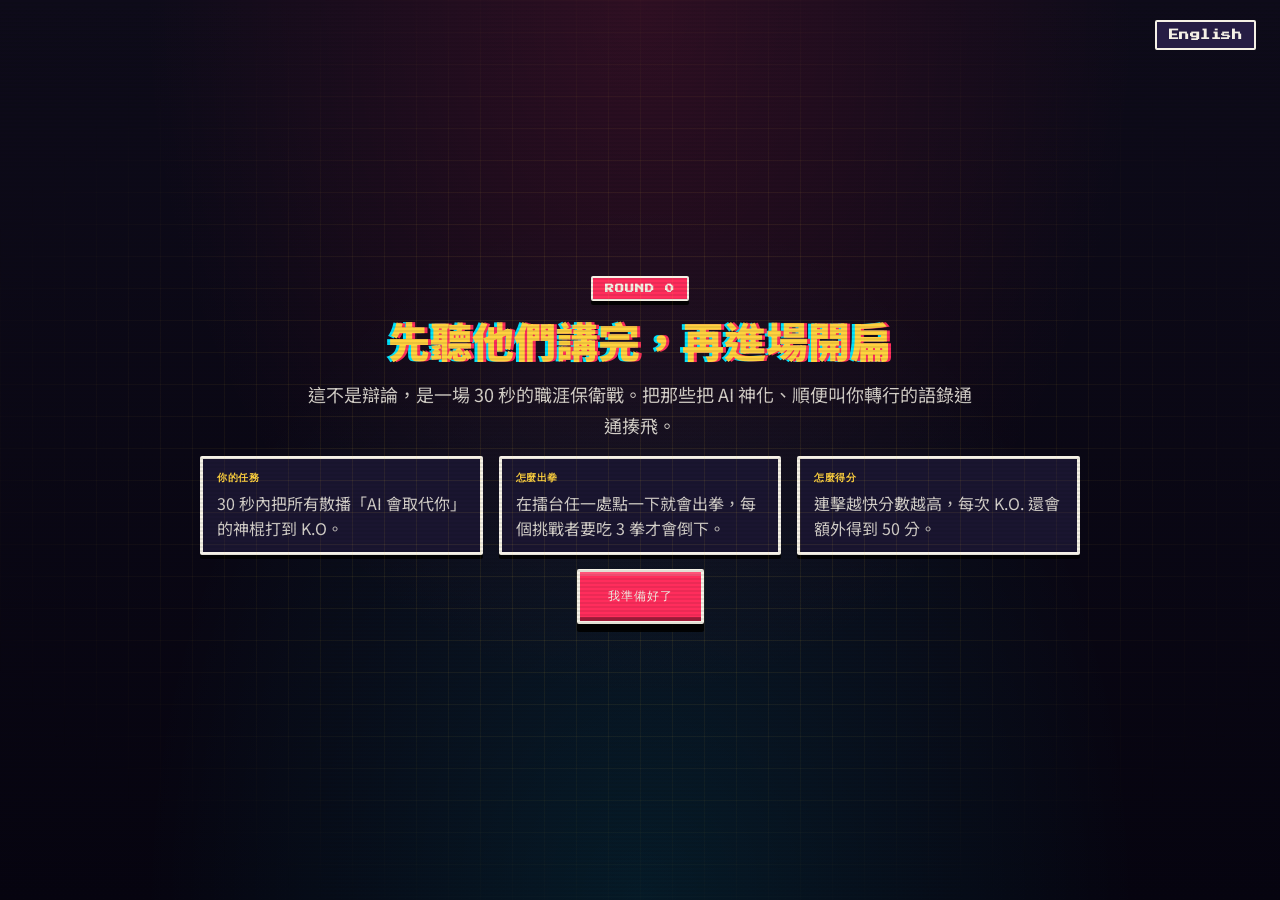
<file: index.html>
<!DOCTYPE html>
<html lang="zh-TW">
<head>
<meta charset="UTF-8">
<meta name="viewport" content="width=device-width, initial-scale=1.0">
<title>扁 AI 語錄</title>
<link rel="canonical" href="./%E6%89%81AI%E8%AA%9E%E9%8C%84%E9%81%8A%E6%88%B2.html?v=20260422c">
<script>
const target = new URL('./%E6%89%81AI%E8%AA%9E%E9%8C%84%E9%81%8A%E6%88%B2.html?v=20260422c', window.location.href);
if (window.location.hash) target.hash = window.location.hash;
window.location.replace(target.href);
</script>
<style>
html,body{margin:0;height:100%;background:#FFF5D6}
</style>
</head>
<body>
<noscript>
  <meta http-equiv="refresh" content="0; url=./%E6%89%81AI%E8%AA%9E%E9%8C%84%E9%81%8A%E6%88%B2.html?v=20260422c">
  <p><a href="./%E6%89%81AI%E8%AA%9E%E9%8C%84%E9%81%8A%E6%88%B2.html?v=20260422c">進入遊戲</a></p>
</noscript>
</body>
</html>
</file>
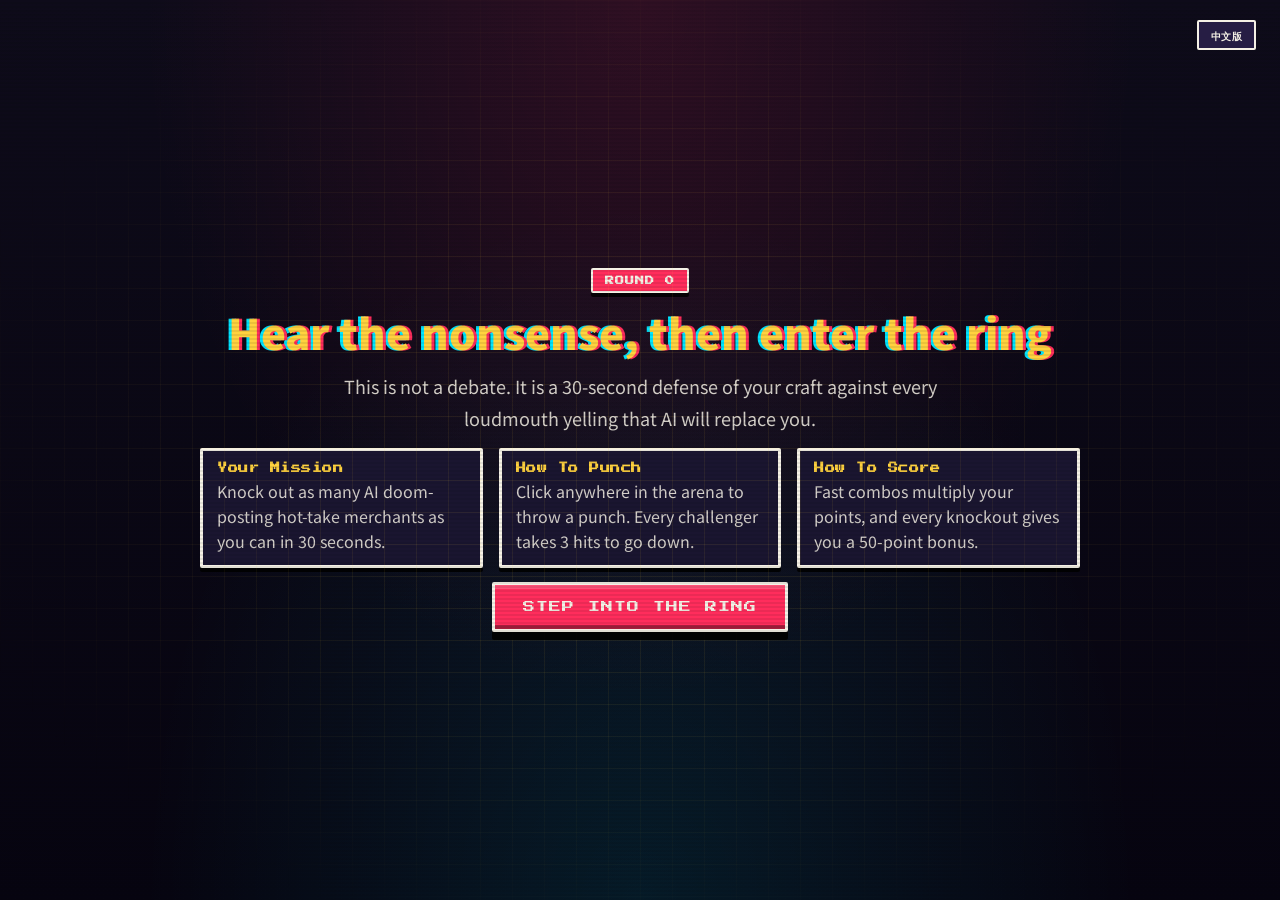
<file: english.html>
<!DOCTYPE html>
<html lang="en">
<head>
<meta charset="UTF-8">
<meta name="viewport" content="width=device-width, initial-scale=1.0">
<title>Punch AI Quotes</title>
<link rel="canonical" href="./%E6%89%81AI%E8%AA%9E%E9%8C%84%E9%81%8A%E6%88%B2.html?lang=en&amp;v=20260422c">
<script>
const target = new URL('./%E6%89%81AI%E8%AA%9E%E9%8C%84%E9%81%8A%E6%88%B2.html?lang=en&v=20260422c', window.location.href);
if (window.location.hash) target.hash = window.location.hash;
window.location.replace(target.href);
</script>
<style>
html,body{margin:0;height:100%;background:#FFF5D6}
</style>
</head>
<body>
<noscript>
  <meta http-equiv="refresh" content="0; url=./%E6%89%81AI%E8%AA%9E%E9%8C%84%E9%81%8A%E6%88%B2.html?lang=en&amp;v=20260422c">
  <p><a href="./%E6%89%81AI%E8%AA%9E%E9%8C%84%E9%81%8A%E6%88%B2.html?lang=en&amp;v=20260422c">Open The Game</a></p>
</noscript>
</body>
</html>
</file>
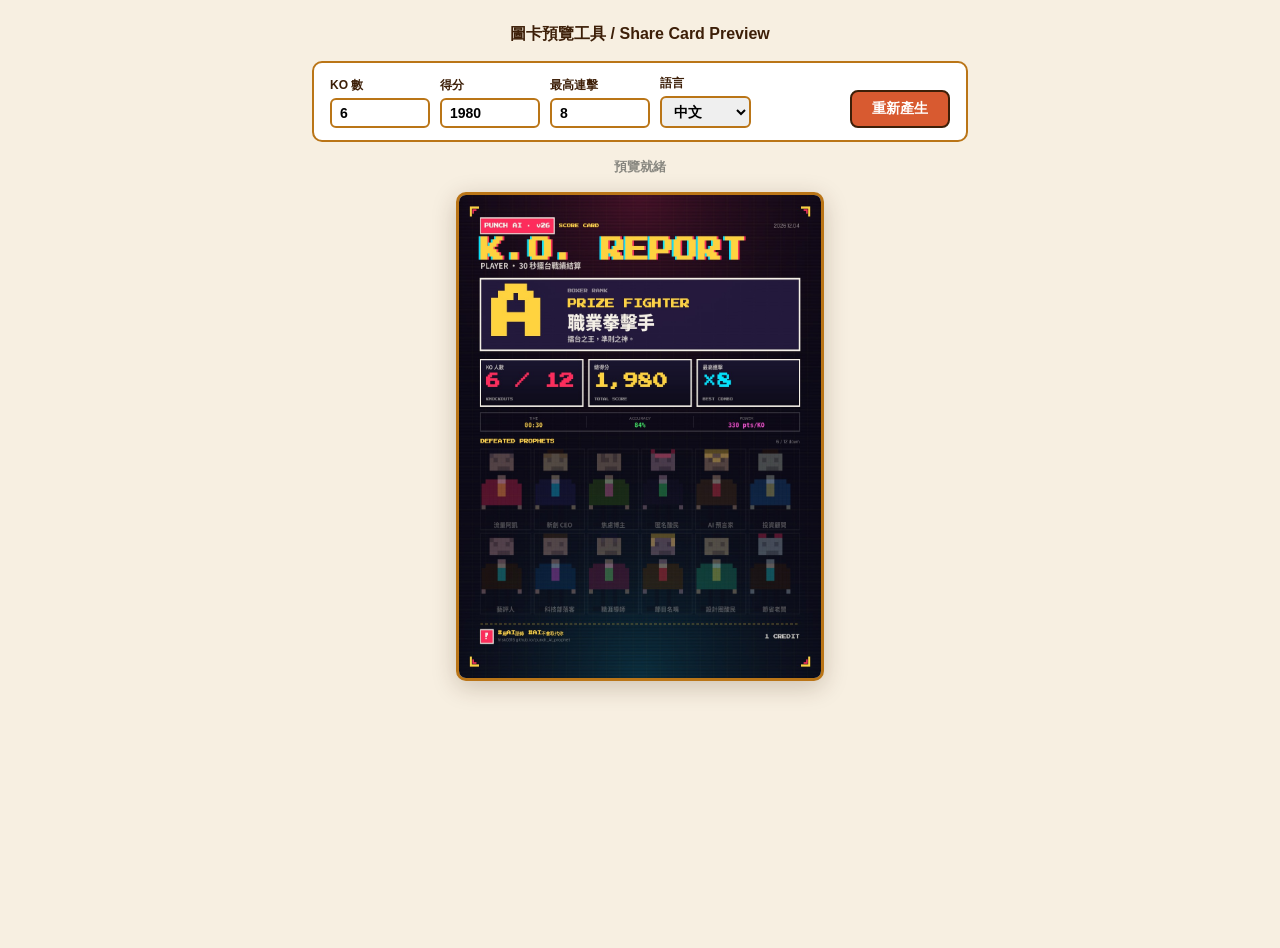
<file: preview-share-card.html>
<!doctype html>
<html lang="zh-Hant">
<head>
  <meta charset="utf-8">
  <meta name="viewport" content="width=device-width, initial-scale=1">
  <title>Share Card Preview</title>
  <style>
    html, body {
      margin: 0;
      background: #f7efe1;
      font-family: -apple-system, BlinkMacSystemFont, 'Noto Sans TC', sans-serif;
    }

    body {
      display: flex;
      flex-direction: column;
      align-items: center;
      gap: 16px;
      padding: 24px 16px;
      min-height: 100vh;
    }

    h1 {
      font-size: 16px;
      font-weight: 800;
      color: #3D1F08;
      margin: 0;
    }

    .controls {
      display: flex;
      flex-wrap: wrap;
      gap: 10px;
      align-items: flex-end;
      background: #fff;
      border: 2px solid #BA7517;
      border-radius: 10px;
      padding: 12px 16px;
      width: 100%;
      max-width: 620px;
    }

    .controls label {
      font-size: 12px;
      font-weight: 700;
      color: #3D1F08;
      display: flex;
      flex-direction: column;
      gap: 4px;
    }

    .controls input[type="number"] {
      width: 80px;
      padding: 5px 8px;
      border: 2px solid #BA7517;
      border-radius: 6px;
      font-size: 14px;
      font-weight: 700;
    }

    .controls select {
      padding: 5px 8px;
      border: 2px solid #BA7517;
      border-radius: 6px;
      font-size: 14px;
      font-weight: 700;
    }

    button#refresh {
      padding: 8px 20px;
      background: #D85A30;
      color: #fff;
      border: 2px solid #3D1F08;
      border-radius: 8px;
      font-size: 14px;
      font-weight: 800;
      cursor: pointer;
      margin-left: auto;
    }

    button#refresh:hover { background: #993C1D; }
    button#refresh:disabled { opacity: .5; cursor: wait; }

    #status {
      font-size: 13px;
      color: #888780;
      font-weight: 600;
    }

    img#preview {
      display: block;
      width: 362px;
      height: 483px;
      border-radius: 10px;
      box-shadow: 0 6px 24px rgba(61,31,8,.22);
      border: 3px solid #BA7517;
      background: #e8ddd0;
    }

    iframe {
      position: fixed;
      width: 0;
      height: 0;
      border: 0;
      opacity: 0;
      pointer-events: none;
    }
  </style>
</head>
<body>
  <h1>圖卡預覽工具 / Share Card Preview</h1>

  <div class="controls">
    <label>KO 數<input type="number" id="inp-ko" value="6" min="0" max="30"></label>
    <label>得分<input type="number" id="inp-sc" value="1980" min="0" max="99999"></label>
    <label>最高連擊<input type="number" id="inp-cb" value="8" min="1" max="99"></label>
    <label>語言
      <select id="inp-lang">
        <option value="zh">中文</option>
        <option value="en">English</option>
      </select>
    </label>
    <button id="refresh">重新產生</button>
  </div>

  <div id="status">載入中…</div>
  <img id="preview" alt="share card preview">
  <iframe id="app-frame"></iframe>

  <script>
    const GAME_PATH = './扁AI語錄遊戲.html';
    let currentLang = 'zh';

    function frameUrl(lang) {
      return `${GAME_PATH}?lang=${lang}`;
    }

    function loadFrame(lang) {
      return new Promise((resolve, reject) => {
        const frame = document.getElementById('app-frame');
        frame.onload = () => resolve(frame.contentWindow);
        frame.onerror = () => reject(new Error('無法載入遊戲 iframe。'));
        frame.src = frameUrl(lang);
      });
    }

    async function render() {
      const ko  = parseInt(document.getElementById('inp-ko').value)  || 0;
      const sc  = parseInt(document.getElementById('inp-sc').value)  || 0;
      const cb  = parseInt(document.getElementById('inp-cb').value)  || 1;
      const lang = document.getElementById('inp-lang').value;
      const status  = document.getElementById('status');
      const img     = document.getElementById('preview');
      const btn     = document.getElementById('refresh');

      btn.disabled = true;
      status.textContent = lang !== currentLang ? '重新載入語言版本…' : '產生中…';

      try {
        let app;
        if (lang !== currentLang) {
          currentLang = lang;
          app = await loadFrame(lang);
          // Wait for fonts in the iframe
          try { await app.document.fonts.ready; } catch(e) {}
        } else {
          app = document.getElementById('app-frame').contentWindow;
        }

        app.eval(`
          koC = ${ko};
          sc = ${sc};
          maxCb = ${cb};
          shareCardData = getShareCardData();
        `);

        status.textContent = '產生圖卡中…';
        const blob = await app.buildShareImageBlob();

        if (img._previewUrl) URL.revokeObjectURL(img._previewUrl);
        const url = URL.createObjectURL(blob);
        img._previewUrl = url;
        img.onload = () => {
          status.textContent = '預覽就緒';
          document.title = 'ready';
        };
        img.src = url;
      } catch (err) {
        status.textContent = '錯誤：' + err.message;
        document.title = 'error';
        console.error(err);
      } finally {
        btn.disabled = false;
      }
    }

    async function boot() {
      document.getElementById('refresh').addEventListener('click', render);
      document.getElementById('inp-lang').addEventListener('change', render);

      const app = await loadFrame('zh');
      try { await app.document.fonts.ready; } catch(e) {}
      await render();
    }

    boot().catch(err => {
      document.getElementById('status').textContent = '錯誤：' + err.message;
      document.title = 'error';
      console.error(err);
    });
  </script>
</body>
</html>
</file>
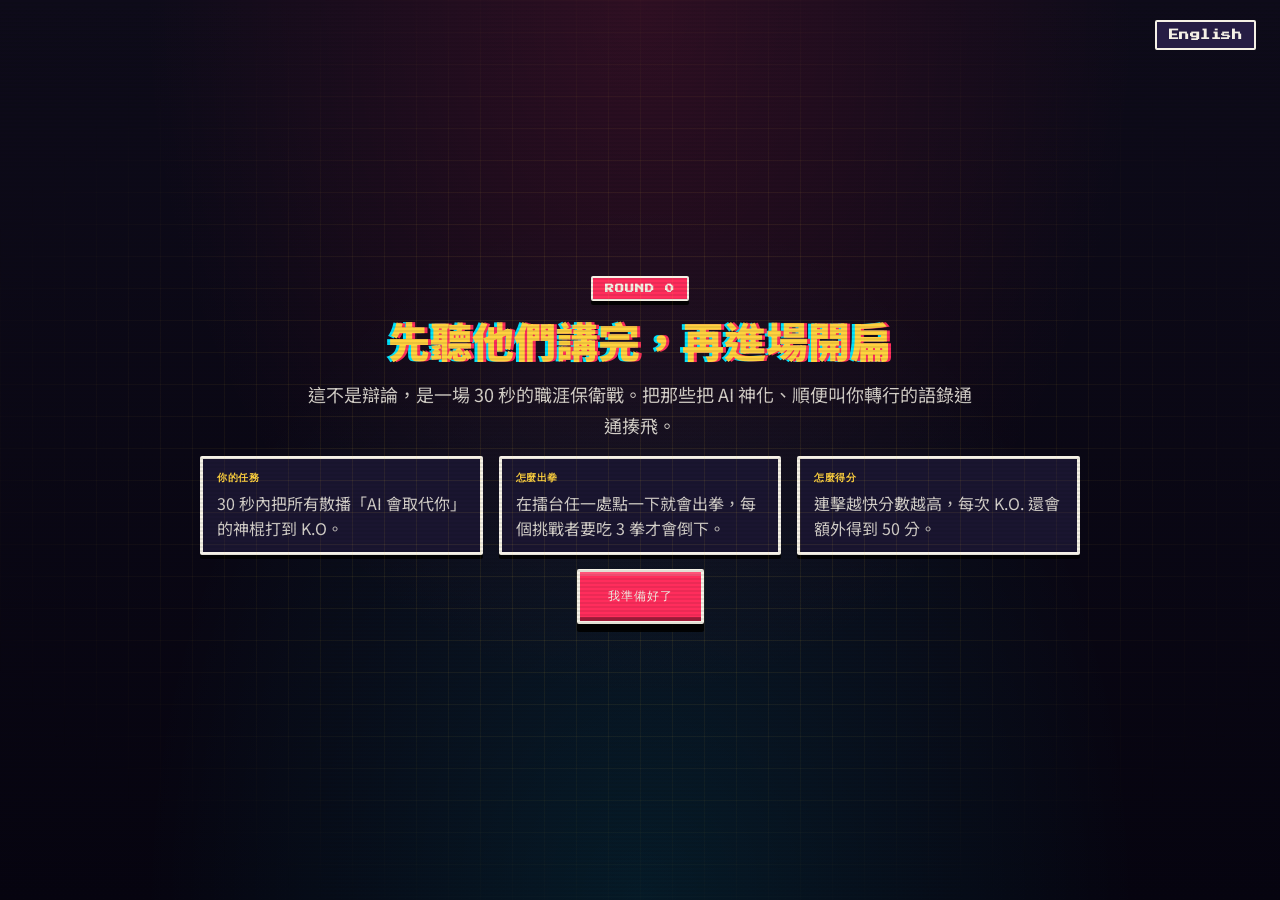
<file: 扁AI語錄遊戲.html>
<!DOCTYPE html>
<html lang="zh-TW">
<head>
<meta charset="UTF-8">
<meta name="viewport" content="width=device-width, initial-scale=1.0">
<title>扁 AI 語錄 — 30秒限時拳擊挑戰</title>
<meta name="description" content="30 秒限時拳擊小遊戲，打爆滿口 AI 會取代你的語錄神棍。">
<link rel="preconnect" href="https://fonts.googleapis.com">
<link rel="preconnect" href="https://fonts.gstatic.com" crossorigin>
<link href="https://fonts.googleapis.com/css2?family=Press+Start+2P&family=Bai+Jamjuree:wght@400;700;800&family=Noto+Sans+TC:wght@400;700;900&display=swap" rel="stylesheet">
<style>
:root {
  --ink: #0E0B1A;
  --ink-2: #1A1530;
  --ink-3: #261D44;
  --paper: #F5F1E6;
  --red: #FF2D5C;
  --red-deep: #C81D44;
  --yellow: #FFD23F;
  --cyan: #00E5FF;
  --green: #39FF6A;
  --magenta: #FF4FD8;
  --grid: rgba(255,210,63,.08);
  --pixel: 4px;
  --shadow: 0 8px 0 rgba(0,0,0,.9);
  --shadow-sm: 0 4px 0 rgba(0,0,0,.9);
  --font-pixel: "Press Start 2P","Silkscreen",monospace;
  --font-mono: "Bai Jamjuree","JetBrains Mono",monospace;
  --font-display: "Bai Jamjuree","Noto Sans TC",system-ui,sans-serif;
  --font-zh: "Noto Sans TC","PingFang TC",system-ui,sans-serif;
}
*{box-sizing:border-box;margin:0;padding:0}
html,body{width:100%;height:100%;font-family:var(--font-display);color:var(--paper);background:var(--ink);-webkit-font-smoothing:antialiased}

/* Arcade backdrop */
.arcade-bg {
  background:
    radial-gradient(ellipse at 50% 0%, rgba(255,45,92,.14), transparent 55%),
    radial-gradient(ellipse at 50% 100%, rgba(0,229,255,.10), transparent 55%),
    linear-gradient(180deg, var(--ink) 0%, #060410 100%);
  position:relative;overflow:hidden;
}
.arcade-bg::before {
  content:"";position:absolute;inset:0;
  background-image:linear-gradient(var(--grid) 1px,transparent 1px),linear-gradient(90deg,var(--grid) 1px,transparent 1px);
  background-size:32px 32px;pointer-events:none;
  mask-image:radial-gradient(ellipse at center, black 30%, transparent 80%);
}
.arcade-bg::after {
  content:"";position:absolute;inset:0;
  background:repeating-linear-gradient(0deg,rgba(0,0,0,.08) 0 2px,transparent 2px 4px);
  pointer-events:none;mix-blend-mode:multiply;
}

/* Pixel borders */
.pix-box{border:var(--pixel) solid var(--paper);box-shadow:inset 0 0 0 2px var(--ink),var(--shadow);background:var(--ink-2);border-radius:2px}
.pix-box-inset{border:3px solid var(--ink);background:var(--ink-3);box-shadow:inset 0 4px 0 rgba(0,0,0,.5);border-radius:2px}
.pix-chip{display:inline-flex;align-items:center;gap:6px;padding:4px 10px;border:2px solid var(--ink);background:var(--yellow);color:var(--ink);font-family:var(--font-pixel);font-size:9px;letter-spacing:.5px;border-radius:2px;box-shadow:var(--shadow-sm)}

/* Type */
.t-pixel{font-family:var(--font-pixel);letter-spacing:1px;line-height:1.4}
.t-mono{font-family:var(--font-mono);font-variant-numeric:tabular-nums}
.t-display{font-family:var(--font-display);font-weight:800}
.t-zh{font-family:var(--font-zh)}
.headline{font-family:var(--font-pixel);color:var(--yellow);text-shadow:3px 0 0 var(--red),-3px 0 0 var(--cyan),0 0 18px rgba(255,210,63,.5);line-height:1.15;letter-spacing:2px}

/* Buttons */
.btn-pixel{font-family:var(--font-pixel);font-size:11px;letter-spacing:1px;padding:14px 20px;background:var(--red);color:var(--paper);border:3px solid var(--paper);box-shadow:inset 0 -4px 0 rgba(0,0,0,.35),inset 0 4px 0 rgba(255,255,255,.18),var(--shadow);cursor:pointer;text-transform:uppercase;border-radius:2px;transition:transform .08s,box-shadow .08s;position:relative}
.btn-pixel:hover{transform:translateY(2px);box-shadow:inset 0 -4px 0 rgba(0,0,0,.35),inset 0 4px 0 rgba(255,255,255,.18),0 6px 0 rgba(0,0,0,.9)}
.btn-pixel:active{transform:translateY(6px);box-shadow:inset 0 -2px 0 rgba(0,0,0,.4),0 2px 0 rgba(0,0,0,.9)}
.btn-pixel.alt{background:var(--cyan);color:var(--ink)}
.btn-pixel.ghost{background:var(--ink-2);color:var(--paper)}
.btn-pixel.warn{background:var(--yellow);color:var(--ink)}

/* HP bar (segmented) */
.hp{display:flex;align-items:stretch;gap:0;padding:4px;background:var(--ink);border:3px solid var(--paper);border-radius:2px;width:100%;height:22px;box-shadow:inset 0 0 0 1px var(--ink),0 4px 0 rgba(0,0,0,.6)}
.hp-seg{flex:1;background:linear-gradient(180deg,#FF6080,var(--red) 50%,var(--red-deep));border-right:2px solid var(--ink);box-shadow:inset 0 2px 0 rgba(255,255,255,.25)}
.hp-seg:last-child{border-right:none}
.hp-seg.empty{background:linear-gradient(180deg,var(--ink-3) 0%,var(--ink-2) 100%);box-shadow:inset 0 0 0 1px rgba(0,0,0,.6)}
.hp-seg.warn{background:linear-gradient(180deg,#FFE76A,var(--yellow) 50%,#B8861C)}
.hp-seg.crit{background:linear-gradient(180deg,#FF8090,var(--red) 50%,var(--red-deep));animation:hp-flash .35s steps(2) infinite}
@keyframes hp-flash{50%{filter:brightness(1.3)}}

/* Timer bar */
.timer-bar{height:10px;background:var(--ink);border:2px solid var(--paper);border-radius:2px;overflow:hidden;position:relative}
.timer-bar > i{display:block;height:100%;background:linear-gradient(90deg,var(--green),var(--yellow) 60%,var(--red));box-shadow:inset 0 2px 0 rgba(255,255,255,.3);transition:width .1s linear}

/* Gloves */
.glove{background:var(--red);border:4px solid var(--ink);border-radius:50% 50% 35% 35%;position:relative;box-shadow:inset -8px -8px 0 rgba(0,0,0,.18),inset 8px 8px 0 rgba(255,255,255,.15),var(--shadow)}
.glove::before{content:"";position:absolute;width:30%;height:36%;border:4px solid var(--ink);border-bottom:none;border-radius:40% 60% 0 0;top:-28%;background:inherit}
.glove.left::before{right:10%}
.glove.right::before{left:10%}
.glove .cuff{position:absolute;bottom:-16px;left:50%;transform:translateX(-50%);width:82%;height:22px;background:var(--paper);border:4px solid var(--ink);border-top:none;border-radius:0 0 4px 4px}
.glove .laces{position:absolute;left:50%;top:28%;transform:translateX(-50%);width:4px;height:30%;background:repeating-linear-gradient(0deg,var(--ink) 0 4px,transparent 4px 8px)}
.glove.v-classic{background:var(--red)}
.glove.v-gold{background:linear-gradient(160deg,#FFE07A,var(--yellow),#B8861C)}
.glove.v-cyber{background:linear-gradient(160deg,#1F3FE0,var(--cyan))}
.glove.v-leather{background:linear-gradient(160deg,#6E3A1F,#3D1F08)}
.glove.v-toxic{background:linear-gradient(160deg,#5BFF8E,var(--green) 60%,#1FA040)}

/* NPC / character */
.npc{position:relative;filter:drop-shadow(0 8px 0 rgba(0,0,0,.5));transform-origin:50% 100%}
.npc.shk,.npc.shake{animation:shk .35s}
.npc.hit{animation:hit-flash .2s}
.npc.ko{animation:nko .6s ease-in forwards}
.npc.enr{animation:enr .4s cubic-bezier(.2,1.4,.6,1)}
.npc.enl{animation:enl .4s cubic-bezier(.2,1.4,.6,1)}
@keyframes shk{0%,100%{transform:translateX(0)}20%{transform:translateX(-10px) rotate(-4deg)}60%{transform:translateX(8px) rotate(4deg)}}
@keyframes hit-flash{50%{filter:drop-shadow(0 8px 0 rgba(0,0,0,.5)) brightness(2.5) saturate(0)}}
@keyframes nko{0%{transform:rotate(0) translateX(0)}25%{transform:rotate(-14deg) translateX(-10px)}65%{transform:rotate(-82deg) translateX(-55px) translateY(28px)}100%{transform:rotate(-94deg) translateX(-90px) translateY(50px);opacity:0}}
@keyframes enr{from{transform:translateX(160px);opacity:0}to{transform:translateX(0);opacity:1}}
@keyframes enl{from{transform:translateX(-160px);opacity:0}to{transform:translateX(0);opacity:1}}

/* Impact / KO text */
.impact{font-family:var(--font-pixel);font-size:36px;color:var(--yellow);-webkit-text-stroke:3px var(--ink);text-shadow:4px 4px 0 var(--red);letter-spacing:2px;display:inline-block}
.ko-banner{font-family:var(--font-pixel);font-size:84px;color:var(--yellow);-webkit-text-stroke:5px var(--ink);text-shadow:0 0 28px rgba(255,45,92,.6),6px 6px 0 var(--red);letter-spacing:8px;line-height:1}

/* Stat cards */
.stat-card{background:var(--ink-2);border:4px solid var(--paper);padding:14px 16px;box-shadow:var(--shadow);border-radius:2px;position:relative}
.stat-num{font-family:var(--font-pixel);font-size:36px;line-height:1;color:var(--yellow)}
.stat-label{font-family:var(--font-pixel);font-size:9px;color:var(--paper);opacity:.7;margin-top:8px;letter-spacing:1px;text-transform:uppercase}
.crt::before{content:"";position:absolute;inset:0;pointer-events:none;background:repeating-linear-gradient(0deg,rgba(0,0,0,.18) 0 2px,transparent 2px 4px);z-index:50}

/* Utilities */
.row{display:flex}.col{display:flex;flex-direction:column}.center{display:flex;align-items:center;justify-content:center}
.gap-2{gap:8px}.gap-3{gap:12px}.gap-4{gap:16px}.gap-6{gap:24px}.gap-8{gap:32px}

/* ── Game layout ── */
body{display:flex;align-items:stretch;justify-content:stretch;min-height:100vh;overflow:hidden}
#game{width:100vw;height:100vh;min-height:100vh;overflow:hidden;cursor:crosshair;position:relative;display:flex;flex-direction:column;user-select:none;-webkit-user-select:none}

/* HUD */
#hud{display:none;justify-content:space-between;align-items:center;padding:10px 112px 10px 18px;background:var(--ink-2);border-bottom:3px solid var(--paper);flex-shrink:0;position:relative;z-index:5}
#hud-ko{display:flex;align-items:center;gap:8px}
#hud-right{display:flex;align-items:center;gap:12px}
#td{font-family:var(--font-pixel);font-size:22px;font-weight:900;color:var(--yellow);font-variant-numeric:tabular-nums;min-width:36px;text-align:center;transition:color .2s;text-shadow:2px 2px 0 var(--ink)}
#td.urg{color:var(--red);animation:tpulse .45s infinite alternate}
@keyframes tpulse{from{opacity:1}to{opacity:.5}}
#kos{font-family:var(--font-pixel);font-size:14px;color:var(--red)}
#sc{font-family:var(--font-pixel);font-size:14px;color:var(--yellow)}

/* Timer bar */
#tbw{display:none;flex-shrink:0}
#tb{transition:width .1s linear}

/* Lang switch */
.lang-switch{position:absolute;top:14px;right:16px;z-index:40;padding:6px 10px;background:var(--ink-3);color:var(--paper);border:2px solid var(--paper);border-radius:2px;font-family:var(--font-pixel);font-size:9px;font-weight:700;text-decoration:none;line-height:1;letter-spacing:.5px}
.lang-switch:hover{background:var(--ink-2)}
#stopbtn{display:none;padding:6px 10px;background:var(--ink-3);color:var(--paper);border:2px solid var(--paper);border-radius:2px;font-family:var(--font-pixel);font-size:9px;font-weight:700;cursor:pointer;line-height:1}
#stopbtn:hover{background:var(--ink-2)}

/* Arena */
#arena{flex:1;display:none;flex-direction:column;align-items:center;justify-content:flex-start;padding:14px 16px 0;position:relative;min-height:320px;overflow:visible}
#bub{background:var(--paper);color:var(--ink);border:4px solid var(--paper);box-shadow:var(--shadow);padding:12px 18px;width:min(100%,960px);text-align:center;position:relative;margin-bottom:22px;min-height:70px;border-radius:2px;transition:opacity .2s,transform .2s}
#bub::before{content:"";position:absolute;top:0;left:0;right:0;height:6px;background:repeating-linear-gradient(90deg,var(--ink) 0 6px,transparent 6px 12px)}
#bub::after{content:"";position:absolute;bottom:-16px;left:50%;transform:translateX(-50%);width:0;height:0;border-left:12px solid transparent;border-right:12px solid transparent;border-top:16px solid var(--paper)}
#bub.hide{opacity:0;transform:translateY(-8px);pointer-events:none}
#qt{font-family:var(--font-zh);font-size:13.5px;color:var(--ink);line-height:1.65;font-weight:700;margin-top:6px}
#qs{font-family:var(--font-pixel);font-size:9px;color:var(--ink);opacity:.55;margin-top:6px;letter-spacing:.5px}

#npcstage{display:flex;flex-direction:column;align-items:center;gap:6px;margin-top:4px;position:relative;z-index:2}
#hpbar-wrap{width:min(180px,60vw)}
#nname{font-family:var(--font-pixel);font-size:9px;color:var(--yellow);background:var(--ink-2);border:2px solid var(--paper);border-radius:2px;padding:3px 10px;text-align:center;letter-spacing:.5px}

/* NPC wrapper */
#npcw{position:relative;width:140px;height:190px;display:flex;align-items:flex-end;justify-content:center}
#npc{display:flex;flex-direction:column;align-items:center;transform-origin:50% 100%}
/* Ghost head — keeps getBoundingClientRect() working for punch() / getGloveTarget() */
#hd{position:absolute;opacity:0;pointer-events:none;z-index:-1}

/* KO Banner */
#kobanner{position:absolute;top:42%;left:50%;transform:translate(-50%,-50%) scale(0);z-index:12;pointer-events:none;white-space:nowrap;font-family:var(--font-pixel)}
#kobanner.go{animation:koban .85s ease-out forwards}
@keyframes koban{0%{transform:translate(-50%,-50%) scale(0) rotate(-12deg)}35%{transform:translate(-50%,-50%) scale(1.3) rotate(6deg)}60%{transform:translate(-50%,-50%) scale(1) rotate(-1deg)}82%{transform:translate(-50%,-50%) scale(1);opacity:1}100%{transform:translate(-50%,-50%) scale(1) translateY(-15px);opacity:0}}

/* Punch word */
#pw{position:absolute;display:none;pointer-events:none;z-index:10;max-width:150px;text-align:center;line-height:.95}
#pw.pop{display:block;animation:ppop .65s ease-out forwards}
@keyframes ppop{0%{opacity:1;transform:scale(.4) rotate(-14deg)}50%{opacity:1;transform:scale(1.3) rotate(6deg)}100%{opacity:0;transform:scale(1.05) rotate(-4deg) translateY(-28px)}}

/* Stars / score pop */
.str{position:absolute;width:11px;height:11px;background:var(--yellow);clip-path:polygon(50% 0%,61% 35%,98% 35%,68% 57%,79% 91%,50% 70%,21% 91%,32% 57%,2% 35%,39% 35%);pointer-events:none;z-index:9}
.scp{position:absolute;font-family:var(--font-pixel);font-size:11px;font-weight:700;color:var(--green);pointer-events:none;z-index:15;animation:scf .75s ease-out forwards;white-space:nowrap}
@keyframes scf{0%{opacity:1;transform:translateY(0)}100%{opacity:0;transform:translateY(-40px)}}
#fl{position:absolute;inset:0;background:var(--paper);opacity:0;pointer-events:none;z-index:8;transition:opacity .13s}

/* New challenger banner */
.nc-banner{position:absolute;top:130px;right:18px;font-family:var(--font-pixel);font-size:11px;color:var(--yellow);background:var(--red);border:3px solid var(--paper);border-radius:2px;padding:6px 12px;box-shadow:var(--shadow-sm);z-index:11;pointer-events:none;white-space:nowrap;animation:ncb .8s ease-out forwards}
@keyframes ncb{0%{opacity:0;transform:translateX(18px) scale(.8)}35%{opacity:1;transform:translateX(0) scale(1.04)}70%{opacity:1;transform:translateX(0) scale(1)}100%{opacity:0;transform:translateY(-12px) scale(.96)}}

/* Glove area */
#garea{display:none;position:relative;height:140px;flex-shrink:0;pointer-events:none}
.gw{position:absolute;display:flex;flex-direction:column;align-items:center;bottom:0;transition:transform .22s cubic-bezier(.4,0,.2,1)}
#gw-left{left:30px}
#gw-right{right:30px}

/* Screens */
#intro,#ss{position:absolute;inset:0;display:none;flex-direction:column;align-items:center;justify-content:center;gap:14px;z-index:30;padding:24px}
#intro{display:flex}
.intro-badge{font-family:var(--font-pixel);font-size:9px;font-weight:700;letter-spacing:1px;color:var(--paper);background:var(--red);border:2px solid var(--paper);border-radius:2px;padding:6px 12px;box-shadow:var(--shadow-sm)}
#ititle{font-family:var(--font-zh);font-size:28px;font-weight:900;color:var(--yellow);text-shadow:3px 0 0 var(--red),-3px 0 0 var(--cyan);text-align:center;line-height:1.2}
#gtitle{font-family:var(--font-pixel);font-size:24px;color:var(--yellow);text-shadow:3px 0 0 var(--red),-3px 0 0 var(--cyan);text-align:center;letter-spacing:2px}
.i-sub,.s-sub{font-family:var(--font-zh);font-size:14px;color:var(--paper);text-align:center;line-height:1.75;max-width:360px;opacity:.85}
.intro-grid{display:grid;grid-template-columns:1fr;gap:10px;width:100%;max-width:360px}
.intro-card{background:var(--ink-2);border:3px solid var(--paper);border-radius:2px;padding:12px 14px;text-align:left;box-shadow:var(--shadow-sm)}
.intro-head{font-family:var(--font-pixel);font-size:9px;font-weight:700;color:var(--yellow);margin-bottom:6px;letter-spacing:.5px}
.intro-body{font-family:var(--font-zh);font-size:13px;color:var(--paper);line-height:1.55;opacity:.85}
.rules{display:flex;gap:10px;justify-content:center;flex-wrap:wrap}
.rule{font-family:var(--font-pixel);font-size:9px;color:var(--paper);background:var(--ink-2);border:2px solid var(--paper);border-radius:2px;padding:4px 10px;letter-spacing:.5px}
#ibtn,#sbtn{padding:14px 32px}
#sbtn-infinite{padding:14px 20px}

/* End screen */
#es{display:none;position:absolute;inset:0;flex-direction:column;align-items:center;justify-content:center;gap:13px;z-index:30;padding:22px;overflow-y:auto}
#es.on{display:flex}
.et{font-family:var(--font-pixel);font-size:28px;color:var(--yellow);text-shadow:3px 0 0 var(--red),-3px 0 0 var(--cyan),0 0 18px rgba(255,210,63,.5);letter-spacing:3px}
.estats{display:flex;gap:12px;justify-content:center;flex-wrap:wrap;width:100%;max-width:480px}
.sbox{background:var(--ink-2);border:4px solid var(--paper);border-radius:2px;padding:10px 18px;text-align:center;min-width:90px;box-shadow:var(--shadow)}
.snum{font-family:var(--font-pixel);font-size:28px;color:var(--yellow)}
.slbl{font-family:var(--font-pixel);font-size:8px;color:var(--paper);opacity:.6;margin-top:4px;letter-spacing:.5px}
.rating{font-family:var(--font-pixel);font-size:10px;color:var(--yellow);background:var(--ink-2);border:3px solid var(--paper);border-radius:2px;padding:8px 20px;text-align:center;box-shadow:var(--shadow-sm);letter-spacing:1px}
.sh-title{font-family:var(--font-pixel);font-size:9px;color:var(--paper);opacity:.7;letter-spacing:.5px}
.sh-btns{display:flex;gap:8px;justify-content:center;flex-wrap:wrap}
.shbtn{padding:9px 16px;font-family:var(--font-pixel);font-size:9px;letter-spacing:.5px;border:3px solid var(--paper);border-radius:2px;font-weight:700;cursor:pointer;display:flex;align-items:center;gap:5px;line-height:1;white-space:nowrap;box-shadow:var(--shadow-sm)}
.shbtn:disabled{opacity:.55;cursor:wait}
.shbtn.tw{background:var(--ink);color:var(--paper)}
.shbtn.th{background:var(--paper);color:var(--ink)}
.shbtn.dl{background:var(--yellow);color:var(--ink)}
.shbtn:hover{opacity:.85}
#rbtn{padding:10px 28px}
#card-preview-wrap{display:none;margin:0 auto}
#share-card-preview{display:block;height:150px;width:auto;border-radius:2px;box-shadow:var(--shadow);border:3px solid var(--paper);cursor:zoom-in}
#share-toast{position:fixed;bottom:20px;left:50%;transform:translateX(-50%);background:var(--ink-2);color:var(--paper);border:2px solid var(--paper);padding:10px 18px;border-radius:2px;font-family:var(--font-pixel);font-size:9px;font-weight:700;z-index:100;pointer-events:none;opacity:0;transition:opacity .3s;max-width:calc(100% - 32px);text-align:center;line-height:1.6;letter-spacing:.5px}
#share-toast.show{opacity:1}
.mode-select{display:flex;gap:12px;justify-content:center;flex-wrap:wrap}

/* Fallen prophets grid */
#fallen-grid{display:grid;grid-template-columns:repeat(6,1fr);gap:8px;width:100%;max-width:400px}
.fallen-cell{display:flex;flex-direction:column;align-items:center;gap:4px;padding:6px 4px;border-radius:2px;position:relative;transition:opacity .2s}

@media (min-width: 900px){
  .lang-switch{top:20px;right:24px;font-size:10px;padding:8px 12px}
  #hud{padding:18px 148px 18px 32px}
  #hud-right{gap:20px}
  #td{font-size:36px;min-width:64px}
  #kos{font-size:18px}
  #sc{font-size:18px}
  #stopbtn{font-size:10px;padding:8px 12px}
  #arena{padding:28px clamp(42px,6vw,96px) 0}
  #bub{width:min(100%,1180px);padding:22px 34px;min-height:100px;margin-bottom:34px}
  #qt{font-size:24px}
  #qs{font-size:12px;margin-top:8px}
  #npcstage{gap:12px;margin-top:12px}
  #hpbar-wrap{width:min(240px,60vw)}
  #nname{font-size:10px;padding:5px 18px}
  #npcw{width:300px;height:400px;transform:scale(1.9);transform-origin:50% 100%}
  #garea{height:290px}
  #gw-left{left:clamp(44px,8vw,140px)}
  #gw-right{right:clamp(44px,8vw,140px)}
  #pw{font-size:36px;max-width:260px}
  .nc-banner{top:194px;right:clamp(22px,5vw,64px);font-size:12px;padding:10px 18px}
  #intro,#ss,#es{padding:32px}
  #ititle{font-size:42px}
  #gtitle{font-size:36px}
  .i-sub,.s-sub{max-width:680px;font-size:18px}
  .intro-grid{max-width:880px;grid-template-columns:repeat(3,1fr);gap:16px}
  .intro-head{font-size:10px}
  .intro-body{font-size:16px}
  .rule{font-size:10px;padding:8px 16px}
  #ibtn,#sbtn{font-size:12px;padding:16px 28px}
  #sbtn-infinite{font-size:12px;padding:16px 20px}
  .estats{gap:18px}
  .sbox{min-width:140px;padding:16px 24px}
  .snum{font-size:38px}
  .slbl{font-size:10px}
  .rating{font-size:12px;padding:10px 28px}
  .sh-title{font-size:10px}
  .shbtn{font-size:10px;padding:12px 18px}
  #rbtn{font-size:12px;padding:12px 24px}
  #share-card-preview{height:200px}
  #share-toast{font-size:10px}
  #fallen-grid{max-width:500px}
}
@media (min-width: 1400px){
  #arena{padding:34px clamp(64px,8vw,140px) 0}
  #bub{width:min(100%,1320px);padding:24px 42px;min-height:120px}
  #qt{font-size:28px}
  #npcw{width:340px;height:450px;margin-top:34px;transform:scale(2.15)}
  #garea{height:340px}
  #gw-left{left:clamp(60px,10vw,180px)}
  #gw-right{right:clamp(60px,10vw,180px)}
  #pw{font-size:46px;max-width:300px}
}
@media (max-width: 768px){
  body{overflow:auto}
  #game{height:auto;min-height:100vh}
}
</style>
</head>
<body>
<div id="game" class="arcade-bg">
  <a id="lang-switch" class="lang-switch" href="#"></a>

  <!-- HUD -->
  <div id="hud">
    <div id="hud-ko">
      <span class="pix-chip" style="background:var(--red);color:var(--paper)"><span id="hud-ko-label">KO</span> <span id="kos">0</span></span>
    </div>
    <div id="td">30</div>
    <div id="hud-right">
      <span class="pix-chip" style="background:var(--yellow);color:var(--ink)"><span id="hud-score-label">分數</span> <span id="sc">0</span></span>
      <button id="stopbtn" onclick="stopInfiniteGame(event)"></button>
    </div>
  </div>
  <div id="tbw" class="timer-bar"><i id="tb" style="width:100%"></i></div>

  <!-- Arena -->
  <div id="arena" onclick="punch(event)">
    <div id="bub"><div id="qt"></div><div id="qs"></div></div>
    <div id="npcstage">
      <div id="hpbar-wrap"><div id="hpbar-inner" class="hp"></div></div>
      <div id="nname"></div>
      <div id="npcw">
        <div id="npc" class="npc">
          <div id="hd"></div>
        </div>
      </div>
    </div>
    <div id="kobanner" class="ko-banner">K.O.!</div>
    <div id="pw" class="impact"></div>
    <div id="fl"></div>
  </div>

  <!-- Gloves -->
  <div id="garea" onclick="punch(event)">
    <div class="gw" id="gw-left">
      <div class="glove left v-classic" id="gl-left" style="width:80px;height:66px">
        <span class="laces"></span>
        <span class="cuff"></span>
      </div>
    </div>
    <div class="gw" id="gw-right">
      <div class="glove right v-classic" id="gl-right" style="width:80px;height:66px">
        <span class="laces"></span>
        <span class="cuff"></span>
      </div>
    </div>
  </div>

  <!-- Introduction -->
  <div id="intro" class="arcade-bg">
    <div class="intro-badge" id="ibadge">ROUND 0</div>
    <div id="ititle">先聽他們講完，再進場開扁</div>
    <div class="i-sub" id="isub"></div>
    <div class="intro-grid">
      <div class="intro-card">
        <div class="intro-head" id="ic1h"></div>
        <div class="intro-body" id="ic1b"></div>
      </div>
      <div class="intro-card">
        <div class="intro-head" id="ic2h"></div>
        <div class="intro-body" id="ic2b"></div>
      </div>
      <div class="intro-card">
        <div class="intro-head" id="ic3h"></div>
        <div class="intro-body" id="ic3b"></div>
      </div>
    </div>
    <button id="ibtn" class="btn-pixel" onclick="showStartScreen()"></button>
  </div>

  <!-- Start Screen -->
  <div id="ss" class="arcade-bg">
    <div id="gtitle">扁 AI 語錄</div>
    <div class="s-sub" id="ssub">有人說 AI 會取代你？<br>30 秒限時，打爆所有 AI 神棍！</div>
    <div class="rules">
      <div class="rule" id="rule1">每人需 3 拳 KO</div>
      <div class="rule" id="rule2">快速連擊加倍得分</div>
      <div class="rule" id="rule3">KO 獎勵 +50 分</div>
    </div>
    <div class="mode-select">
      <button id="sbtn" class="btn-pixel" onclick="startGame('timed')">開始 30 秒挑戰！</button>
      <button id="sbtn-infinite" class="btn-pixel ghost" onclick="startGame('infinite')"></button>
    </div>
  </div>

  <!-- End Screen -->
  <div id="es" class="arcade-bg">
    <div class="et" id="etimeup">時間到！</div>
    <div class="estats">
      <div class="sbox"><div class="snum" id="eko">0</div><div class="slbl" id="eko-label">KO 人數</div></div>
      <div class="sbox"><div class="snum" id="esc">0</div><div class="slbl" id="esc-label">總得分</div></div>
      <div class="sbox"><div class="snum" id="ecb">0</div><div class="slbl" id="ecb-label">最高連擊</div></div>
    </div>
    <div class="rating" id="rating">評級中...</div>
    <div id="card-preview-wrap"><img id="share-card-preview" alt="share card preview"></div>
    <div class="sh-title" id="share-title">分享你的戰績圖！</div>
    <div class="sh-btns">
      <button class="shbtn dl" id="dlbtn" onclick="downloadShareCard()">下載 JPG</button>
      <button class="shbtn tw" id="twbtn" onclick="shareX()">𝕏 / Twitter</button>
      <button class="shbtn th" id="thbtn" onclick="shareThreads()">Threads</button>
    </div>
    <button id="rbtn" class="btn-pixel" onclick="resetGame(event)">再挑戰一次！</button>
  </div>

  <div id="share-toast"></div>
</div>

<script>
const LANG = new URLSearchParams(window.location.search).get('lang') === 'en' ? 'en' : 'zh';
const BUILD_ID = '20260428a';
const UI = {
  zh: {
    htmlLang: 'zh-TW',
    title: '扁 AI 語錄 — 30秒限時拳擊挑戰',
    description: '30 秒限時拳擊小遊戲，打爆滿口 AI 會取代你的語錄神棍。',
    introBadge: 'ROUND 0',
    introTitle: '先聽他們講完，再進場開扁',
    introSub: '這不是辯論，是一場 30 秒的職涯保衛戰。把那些把 AI 神化、順便叫你轉行的語錄通通揍飛。',
    introCard1Title: '你的任務',
    introCard1Body: '30 秒內把所有散播「AI 會取代你」的神棍打到 K.O。',
    introCard2Title: '怎麼出拳',
    introCard2Body: '在擂台任一處點一下就會出拳，每個挑戰者要吃 3 拳才會倒下。',
    introCard3Title: '怎麼得分',
    introCard3Body: '連擊越快分數越高，每次 K.O. 還會額外得到 50 分。',
    introBtn: '我準備好了',
    startTitle: '扁 AI 語錄',
    startSub: '有人說 AI 會取代你？<br>30 秒限時，打爆所有 AI 神棍！',
    rule1: '每人需 3 拳 KO',
    rule2: '快速連擊加倍得分',
    rule3: 'KO 獎勵 +50 分',
    startBtn: '開始 30 秒挑戰！',
    hudKo: 'KO',
    hudScore: '分數',
    timeUp: '時間到！',
    statKo: 'KO 人數',
    statScore: '總得分',
    statCombo: '最高連擊',
    ratingPending: '評級中...',
    shareTitle: '下載或分享你的戰績圖！',
    downloadJpg: '下載 JPG',
    shareX: '𝕏 / Twitter',
    shareThreads: 'Threads',
    sharePreparing: '製作 JPG 中…',
    shareReady: 'JPG 已就緒',
    imageDownloaded: '圖片已下載！發文時請手動附加圖片。',
    imageCopied: '圖片已複製！發文時按 Ctrl+V（Mac：⌘V）貼上圖片。',
    shareCardPill: '扁 AI 語錄 × 結算圖卡',
    shareCardIntro: '你的拳擊評級是：',
    shareCardMode: '30 秒限時拳擊挑戰',
    shareCardFooter: '扁 AI 語錄',
    retry: '再挑戰一次！',
    stopRun: '結束本局',
    newChallenger: '新挑戰者出現！',
    koBonus: 'K.O.! +50',
    hashtags: '#扁AI語錄 #AI不會取代你',
    langSwitch: 'English',
    punchWords: ['POW!','BAM!','WHAM!','KAPOW!','ZAP!','SMASH!','打到了！','給你！'],
    infiniteBtn: '無限模式',
    endlessTimer: '∞',
  },
  en: {
    htmlLang: 'en',
    title: 'Punch AI Quotes — 30-Second Beatdown',
    description: 'A 30-second arcade game where you punch smug AI replacement hot takes.',
    introBadge: 'ROUND 0',
    introTitle: 'Hear the nonsense, then enter the ring',
    introSub: 'This is not a debate. It is a 30-second defense of your craft against every loudmouth yelling that AI will replace you.',
    introCard1Title: 'Your Mission',
    introCard1Body: 'Knock out as many AI doom-posting hot-take merchants as you can in 30 seconds.',
    introCard2Title: 'How To Punch',
    introCard2Body: 'Click anywhere in the arena to throw a punch. Every challenger takes 3 hits to go down.',
    introCard3Title: 'How To Score',
    introCard3Body: 'Fast combos multiply your points, and every knockout gives you a 50-point bonus.',
    introBtn: 'Step Into The Ring',
    startTitle: 'Punch AI Quotes',
    startSub: 'People keep saying AI will replace you.<br>You have 30 seconds to punch back.',
    rule1: '3 punches per challenger',
    rule2: 'Fast combos multiply points',
    rule3: 'Each KO gives +50',
    startBtn: 'Start 30-Second Challenge',
    hudKo: 'KO',
    hudScore: 'Score',
    timeUp: "Time's Up!",
    statKo: 'KOs',
    statScore: 'Score',
    statCombo: 'Best Combo',
    ratingPending: 'Calculating rating...',
    shareTitle: 'Download or share your score card!',
    downloadJpg: 'Download JPG',
    shareX: '𝕏 / Twitter',
    shareThreads: 'Threads',
    sharePreparing: 'Building JPG...',
    shareReady: 'JPG ready',
    imageDownloaded: 'Image downloaded! Attach it manually when composing your post.',
    imageCopied: 'Image copied! Paste with Ctrl+V (Mac: Cmd+V) when composing.',
    shareCardPill: 'Punch AI Quotes × Score Card',
    shareCardIntro: 'Your boxer rank is:',
    shareCardMode: '30-Second Beatdown',
    shareCardFooter: 'Punch AI Quotes',
    retry: 'Fight Again',
    stopRun: 'End Run',
    newChallenger: 'New Challenger!',
    koBonus: 'K.O.! +50',
    hashtags: '#PunchAIQuotes #AIWontReplaceYou',
    langSwitch: '中文版',
    punchWords: ['POW!','BAM!','WHAM!','KAPOW!','ZAP!','SMASH!','RIGHT HOOK!','BOOM!'],
    infiniteBtn: 'Infinite Mode',
    endlessTimer: '∞',
  },
};

/* ─── Audio Engine ─── */
let actx = null;
function getAC() {
  if (!actx) actx = new (window.AudioContext || window.webkitAudioContext)();
  return actx;
}
function playHit(strength = 1) {
  try {
    const ac = getAC();
    const t = ac.currentTime;
    const osc = ac.createOscillator();
    const gain = ac.createGain();
    osc.type = 'sine';
    osc.frequency.setValueAtTime(140 * strength, t);
    osc.frequency.exponentialRampToValueAtTime(40, t + 0.12);
    gain.gain.setValueAtTime(0.7, t);
    gain.gain.exponentialRampToValueAtTime(0.001, t + 0.18);
    osc.connect(gain); gain.connect(ac.destination);
    osc.start(t); osc.stop(t + 0.2);
    const buf = ac.createBuffer(1, ac.sampleRate * 0.07, ac.sampleRate);
    const d = buf.getChannelData(0);
    for (let i = 0; i < d.length; i++) d[i] = (Math.random() * 2 - 1) * (1 - i / d.length);
    const ns = ac.createBufferSource();
    const nf = ac.createBiquadFilter();
    const ng = ac.createGain();
    nf.type = 'bandpass'; nf.frequency.value = 1800; nf.Q.value = 0.8;
    ng.gain.setValueAtTime(0.5 * strength, t);
    ng.gain.exponentialRampToValueAtTime(0.001, t + 0.07);
    ns.buffer = buf;
    ns.connect(nf); nf.connect(ng); ng.connect(ac.destination);
    ns.start(t); ns.stop(t + 0.07);
  } catch(e) {}
}
function playKO() {
  try {
    const ac = getAC();
    const t = ac.currentTime;
    const osc = ac.createOscillator();
    const gain = ac.createGain();
    osc.type = 'sine';
    osc.frequency.setValueAtTime(220, t);
    osc.frequency.exponentialRampToValueAtTime(28, t + 0.35);
    gain.gain.setValueAtTime(1.0, t);
    gain.gain.exponentialRampToValueAtTime(0.001, t + 0.4);
    osc.connect(gain); gain.connect(ac.destination);
    osc.start(t); osc.stop(t + 0.4);
    [0, 0.10, 0.20].forEach((dt, i) => {
      const o2 = ac.createOscillator();
      const g2 = ac.createGain();
      o2.type = 'triangle';
      o2.frequency.value = 520 + i * 180;
      g2.gain.setValueAtTime(0.25, t + dt);
      g2.gain.exponentialRampToValueAtTime(0.001, t + dt + 0.12);
      o2.connect(g2); g2.connect(ac.destination);
      o2.start(t + dt); o2.stop(t + dt + 0.15);
    });
    const buf = ac.createBuffer(1, ac.sampleRate * 0.5, ac.sampleRate);
    const dd = buf.getChannelData(0);
    for (let i = 0; i < dd.length; i++) dd[i] = (Math.random() * 2 - 1) * (1 - i / dd.length) * 0.3;
    const ns = ac.createBufferSource();
    const nf = ac.createBiquadFilter();
    const ng = ac.createGain();
    nf.type = 'bandpass'; nf.frequency.value = 600; nf.Q.value = 1.2;
    ng.gain.setValueAtTime(0.6, t + 0.05);
    ng.gain.exponentialRampToValueAtTime(0.001, t + 0.5);
    ns.buffer = buf;
    ns.connect(nf); nf.connect(ng); ng.connect(ac.destination);
    ns.start(t + 0.05); ns.stop(t + 0.5);
  } catch(e) {}
}
function playTimeUp() {
  try {
    const ac = getAC();
    const t = ac.currentTime;
    [0, 0.15, 0.3, 0.48].forEach((dt, i) => {
      const freqs = [440, 370, 330, 220];
      const o = ac.createOscillator();
      const g = ac.createGain();
      o.type = 'square'; o.frequency.value = freqs[i];
      g.gain.setValueAtTime(0.2, t + dt);
      g.gain.exponentialRampToValueAtTime(0.001, t + dt + 0.13);
      o.connect(g); g.connect(ac.destination);
      o.start(t + dt); o.stop(t + dt + 0.15);
    });
  } catch(e) {}
}
function playTickBeep() {
  try {
    const ac = getAC();
    const t = ac.currentTime;
    const o = ac.createOscillator(); const g = ac.createGain();
    o.type = 'square'; o.frequency.value = 880;
    g.gain.setValueAtTime(0.12, t);
    g.gain.exponentialRampToValueAtTime(0.001, t + 0.06);
    o.connect(g); g.connect(ac.destination);
    o.start(t); o.stop(t + 0.07);
  } catch(e) {}
}
function playNewChallenger() {
  try {
    const ac = getAC();
    const t = ac.currentTime;
    [0,0.09,0.18].forEach((dt,i) => {
      const o = ac.createOscillator(), g = ac.createGain();
      o.type = 'triangle'; o.frequency.value = 330 + i * 110;
      g.gain.setValueAtTime(0.2, t+dt); g.gain.exponentialRampToValueAtTime(0.001, t+dt+0.1);
      o.connect(g); g.connect(ac.destination); o.start(t+dt); o.stop(t+dt+0.12);
    });
  } catch(e){}
}

/* ─── Character Data ─── */
const CHARACTERS = [
  { id:"clout",   name:"流量阿凱",   en:"Clout King",     title:"AI 流量網紅",       skin:"#F5C4B3", suit:"#FF2D5C", hair:"#1A1530", accent:"#FFD23F", quote:"AI 一秒生圖，設計師早點轉行吧！", enQuote:"AI makes art in a second — designers, switch careers." },
  { id:"founder", name:"新創 CEO",   en:"Hype Founder",   title:"創投大會主講人",     skin:"#F5D9A8", suit:"#26215C", hair:"#3D1F08", accent:"#00E5FF", quote:"兩年後公司只要 prompt 不要工程師！", enQuote:"In two years we only need prompters, not engineers." },
  { id:"doom",    name:"焦慮博主",   en:"Doom Blogger",   title:"焦慮販賣專員",       skin:"#E8C0A0", suit:"#3B6D11", hair:"#0E0B1A", accent:"#FF4FD8", quote:"AI 已取代 95% 創意工作，學設計浪費時間！", enQuote:"AI replaces 95% of creative work. Design is dead." },
  { id:"troll",   name:"匿名酸民",   en:"Edgy Troll",     title:"深夜匿名留言哥",     skin:"#D8A8C0", suit:"#1A1530", hair:"#FF2D5C", accent:"#39FF6A", quote:"AI 寫 code 比你快 100 倍，承認吧！", enQuote:"AI codes 100× faster than you. Just admit it." },
  { id:"prophet", name:"AI 預言家",  en:"AI Prophet",     title:"自封未來學家",       skin:"#F5C4A0", suit:"#5A3A1A", hair:"#FFD23F", accent:"#FF2D5C", quote:"人類技能將在五年內全部過時！", enQuote:"All human skills will be obsolete in five years." },
  { id:"vc",      name:"投資顧問",   en:"VC Speaker",     title:"簡報用詞愛 disrupt", skin:"#D0DCC8", suit:"#185FA5", hair:"#3D1F08", accent:"#FFD23F", quote:"再投人類團隊就是不負責任！", enQuote:"Funding human teams now is irresponsible." },
  { id:"critic",  name:"藝評人",     en:"Art Critic",     title:"創意已死的鼓吹者",   skin:"#F0B8B8", suit:"#412402", hair:"#0E0B1A", accent:"#00E5FF", quote:"創意已死，AI 比畢卡索更有靈魂！", enQuote:"Creativity is dead — AI has more soul than Picasso." },
  { id:"blogger", name:"科技部落客", en:"Tech Blogger",   title:"標題殺人作家",       skin:"#F5C4B3", suit:"#0C447C", hair:"#5A3A1A", accent:"#FF4FD8", quote:"工程師年薪即將崩盤！", enQuote:"Engineering salaries are about to collapse!" },
  { id:"guru",    name:"職涯導師",   en:"Career Guru",    title:"強迫你買課程",       skin:"#E8C0A0", suit:"#8B2351", hair:"#1A1530", accent:"#39FF6A", quote:"趁早學 AI，不然你就會被淘汰！", enQuote:"Learn AI now or get left behind!" },
  { id:"host",    name:"節目名嘴",   en:"Talk Show Host", title:"晚間 8 點固定砲火",  skin:"#D8A8C0", suit:"#633806", hair:"#FFD23F", accent:"#FF2D5C", quote:"三年所學，AI 三秒搞定！", enQuote:"Three years of study? AI does it in three seconds." },
  { id:"snob",    name:"設計圈酸民", en:"Design Snob",    title:"推特冷嘲熱諷王",     skin:"#F5D9A8", suit:"#1D9E75", hair:"#0E0B1A", accent:"#FFD23F", quote:"你的設計已輸給 AI，認清現實！", enQuote:"Your design is worse than AI's. Wake up." },
  { id:"boss",    name:"節省老闆",   en:"Cheap Boss",     title:"永遠在裁員的那位",   skin:"#C8DCE8", suit:"#3D1F08", hair:"#FF2D5C", accent:"#00E5FF", quote:"與其多請設計師不如多買幾個 AI 授權！", enQuote:"We'd rather buy AI licenses than hire designers." },
];

const HAIR_STYLES = {
  clout:   [[0,0],[1,0],[2,0],[3,0],[4,0],[5,0],[0,1],[5,1]],
  founder: [[1,0],[2,0],[3,0],[4,0],[0,1],[1,1],[4,1],[5,1]],
  doom:    [[0,0],[1,0],[2,0],[3,0],[4,0],[5,0],[1,1],[4,1],[2,2]],
  troll:   [[0,0],[5,0],[1,1],[2,1],[3,1],[4,1]],
  prophet: [[0,0],[1,0],[2,0],[3,0],[4,0],[5,0],[0,1],[1,1],[4,1],[5,1],[2,2],[3,2]],
  vc:      [[1,0],[2,0],[3,0],[4,0]],
  critic:  [[0,0],[1,0],[4,0],[5,0],[0,1],[5,1]],
  blogger: [[0,0],[1,0],[2,0],[3,0],[4,0],[5,0]],
  guru:    [[1,0],[2,0],[3,0],[4,0],[1,1],[4,1]],
  host:    [[0,0],[1,0],[2,0],[3,0],[4,0],[5,0],[0,1],[5,1],[0,2],[5,2]],
  snob:    [[2,0],[3,0]],
  boss:    [[0,0],[1,0],[4,0],[5,0]],
};

/* Keep RATINGS for endGame() compatibility */
const RATINGS = [
  {min:0,title:{zh:'還在熱身中…',en:'Still Warming Up'},sub:{zh:'慢慢來！',en:'Take your time!'}},
  {min:1,title:{zh:'新手拳手',en:'Rookie Puncher'},sub:{zh:'初出茅廬',en:'A promising start'}},
  {min:3,title:{zh:'業餘選手',en:'Amateur Contender'},sub:{zh:'有兩把刷子',en:'You have some hands'}},
  {min:5,title:{zh:'職業拳擊手',en:'Prize Fighter'},sub:{zh:'讚讚讚！',en:'You came to work'}},
  {min:8,title:{zh:'AI 終結者',en:'AI Terminator'},sub:{zh:'神！完全無敵！',en:'Absolute menace'}},
];

function getRating(ko) {
  if (ko >= 8) return { tier:'S', titleZh:'AI 終結者',   titleEn:'AI TERMINATOR', subZh:'神！完全無敵！',     subEn:'Absolute menace',      color:'#FF2D5C' };
  if (ko >= 5) return { tier:'A', titleZh:'職業拳擊手',  titleEn:'PRIZE FIGHTER',  subZh:'擂台之王，準則之神。', subEn:'You came to work',     color:'#FFD23F' };
  if (ko >= 3) return { tier:'B', titleZh:'業餘選手',    titleEn:'AMATEUR',        subZh:'有兩把刷子。',         subEn:'You have some hands',  color:'#00E5FF' };
  if (ko >= 1) return { tier:'C', titleZh:'新手拳手',    titleEn:'ROOKIE',         subZh:'初出茅廬。',           subEn:'A promising start',    color:'#39FF6A' };
  return { tier:'D', titleZh:'還在熱身', titleEn:'WARMING UP', subZh:'下次認真點。', subEn:'Take your time.',    color:'#F5F1E6' };
}

/* ─── State ─── */
let GST='start',tLeft=30,sc=0,koC=0,cb=1,maxCb=1,nHP=3,lt=0,pt=0,tIv=null,cOrder=[],cPos=0,busy=false,prevSec=30,gameMode='timed';
let shareCardBlob = null, shareCardFilename = '', shareCardPromise = null;
let shareCardData = { rating_zh:'', rating_en:'', ko_count:0, score:0, best_combo:0, comment_line_1:'', comment_line_2:'' };
let kodList = [];
let _currentCharIdx = 0;

function shuffle(a){for(let i=a.length-1;i>0;i--){const j=Math.floor(Math.random()*(i+1));[a[i],a[j]]=[a[j],a[i]]}return a}
function ui(key){return UI[LANG][key]}
function getNpcLabel(c){return LANG==='en' ? (c.en || c.name) : c.name}
function getNpcText(c){return LANG==='en' ? c.enQuote : c.quote}
function getPunchWords(){return ui('punchWords')}
function getLangHref(){return window.location.pathname + (LANG === 'en' ? '' : '?lang=en')}
function showStartScreen() {
  document.getElementById('intro').style.display = 'none';
  document.getElementById('ss').style.display = 'flex';
}
function applyLanguage() {
  document.documentElement.lang = ui('htmlLang');
  document.title = ui('title');
  document.querySelector('meta[name="description"]').setAttribute('content', ui('description'));
  document.getElementById('lang-switch').textContent = ui('langSwitch');
  document.getElementById('lang-switch').href = getLangHref();
  document.getElementById('ibadge').textContent = ui('introBadge');
  document.getElementById('ititle').textContent = ui('introTitle');
  document.getElementById('isub').textContent = ui('introSub');
  document.getElementById('ic1h').textContent = ui('introCard1Title');
  document.getElementById('ic1b').textContent = ui('introCard1Body');
  document.getElementById('ic2h').textContent = ui('introCard2Title');
  document.getElementById('ic2b').textContent = ui('introCard2Body');
  document.getElementById('ic3h').textContent = ui('introCard3Title');
  document.getElementById('ic3b').textContent = ui('introCard3Body');
  document.getElementById('ibtn').textContent = ui('introBtn');
  document.getElementById('gtitle').textContent = ui('startTitle');
  document.getElementById('ssub').innerHTML = ui('startSub');
  document.getElementById('rule1').textContent = ui('rule1');
  document.getElementById('rule2').textContent = ui('rule2');
  document.getElementById('rule3').textContent = ui('rule3');
  document.getElementById('sbtn').textContent = ui('startBtn');
  document.getElementById('sbtn-infinite').textContent = ui('infiniteBtn');
  document.getElementById('hud-ko-label').textContent = ui('hudKo');
  document.getElementById('hud-score-label').textContent = ui('hudScore');
  document.getElementById('stopbtn').textContent = ui('stopRun');
  document.getElementById('etimeup').textContent = ui('timeUp');
  document.getElementById('eko-label').textContent = ui('statKo');
  document.getElementById('esc-label').textContent = ui('statScore');
  document.getElementById('ecb-label').textContent = ui('statCombo');
  document.getElementById('rating').textContent = ui('ratingPending');
  document.getElementById('share-title').textContent = ui('shareTitle');
  document.getElementById('dlbtn').textContent = ui('downloadJpg');
  document.getElementById('twbtn').textContent = ui('shareX');
  document.getElementById('thbtn').textContent = ui('shareThreads');
  document.getElementById('rbtn').textContent = ui('retry');
}

/* ─── Pixel Character Builder (Vanilla DOM) ─── */
function buildPixelChar(ch, state, scale) {
  const px = scale || 4;
  const skin = ch.skin, suit = ch.suit, hair = ch.hair, accent = ch.accent;
  const ink = '#0E0B1A';
  const hairCells = HAIR_STYLES[ch.id] || HAIR_STYLES.clout;

  const wrap = document.createElement('div');
  wrap.style.cssText = `position:relative;width:${10*px}px;height:${19*px}px`;

  function mkDiv(x, y, color, extra) {
    const d = document.createElement('div');
    d.style.cssText = `position:absolute;left:${x*px}px;top:${y*px}px;width:${px}px;height:${px}px;background:${color};${extra||''}`;
    wrap.appendChild(d);
  }

  // head (6×4, offset x+1, y+1 within grid)
  for (let x = 0; x < 6; x++) for (let y = 1; y < 5; y++) mkDiv(x+1, y+1, skin);
  // hair
  hairCells.forEach(([x,y]) => mkDiv(x+1, y+1, hair));
  // eyes
  if (state === 'ko' || state === 'hit') {
    // X eyes
    [2,5].forEach(ex => {
      const d1 = document.createElement('div');
      d1.style.cssText = `position:absolute;left:${ex*px}px;top:${3*px}px;width:${px*1.5}px;height:${px}px;background:${ink};transform:rotate(45deg)`;
      wrap.appendChild(d1);
      const d2 = document.createElement('div');
      d2.style.cssText = `position:absolute;left:${ex*px}px;top:${3*px}px;width:${px*1.5}px;height:${px}px;background:${ink};transform:rotate(-45deg)`;
      wrap.appendChild(d2);
    });
  } else {
    mkDiv(2, 3, ink); mkDiv(5, 3, ink);
  }
  // mouth
  if (state === 'ko' || state === 'hit') {
    mkDiv(3,5,ink); mkDiv(4,5,ink); mkDiv(3,6,ink); mkDiv(4,6,ink);
  } else if (state === 'hurt') {
    mkDiv(3,5,ink); mkDiv(4,5,ink);
  } else {
    mkDiv(3,5,ink); mkDiv(4,5,ink); mkDiv(5,5,ink);
  }
  // neck
  mkDiv(3,7,skin); mkDiv(4,7,skin);
  // body 8×6
  for (let x=0;x<8;x++) for (let y=0;y<6;y++) mkDiv(x, y+8, suit);
  // collar
  mkDiv(3,8,'#fff'); mkDiv(4,8,'#fff');
  // tie
  for (let y=9;y<=11;y++) { mkDiv(3,y,accent); mkDiv(4,y,accent); }
  // arms
  for (let y=0;y<5;y++) { mkDiv(-1,y+9,suit); mkDiv(8,y+9,suit); }
  // hands
  mkDiv(-1,14,skin); mkDiv(8,14,skin);
  // legs
  for (let y=0;y<4;y++) { mkDiv(2,y+14,ink); mkDiv(5,y+14,ink); }
  // shoes
  for (let x=0;x<3;x++) { mkDiv(x,18,ink); mkDiv(x+5,18,ink); }

  return wrap;
}

function renderNPC(ch, state) {
  const npcEl = document.getElementById('npc');
  // Remove all children except #hd ghost
  while (npcEl.firstChild) npcEl.removeChild(npcEl.firstChild);
  // Re-add #hd ghost
  const hd = document.getElementById('hd') || document.createElement('div');
  hd.id = 'hd';
  npcEl.appendChild(hd);

  const isBig = window.innerWidth >= 900;
  const scale = isBig ? 5 : 3;
  const charEl = buildPixelChar(ch, state, scale);
  npcEl.appendChild(charEl);

  // Position #hd ghost to match head area (head is at x+1,y+1 offset, 6w×4h cells)
  const px = scale;
  hd.style.cssText = `position:absolute;opacity:0;pointer-events:none;z-index:-1;left:${1*px}px;top:${2*px}px;width:${6*px}px;height:${4*px}px`;
}

function buildHPBar(hp, max) {
  const bar = document.getElementById('hpbar-inner');
  if (!bar) return;
  bar.innerHTML = '';
  for (let i = 0; i < max; i++) {
    const seg = document.createElement('div');
    const filled = i < hp;
    const pct = hp / max;
    if (!filled) seg.className = 'hp-seg empty';
    else if (pct <= 0.34) seg.className = 'hp-seg crit';
    else if (pct <= 0.67) seg.className = 'hp-seg warn';
    else seg.className = 'hp-seg';
    bar.appendChild(seg);
  }
}

const GLOVE_VARIANTS = ['v-classic','v-gold','v-cyber','v-leather','v-toxic'];
function applyGloveVariant(ch) {
  const idx = CHARACTERS.findIndex(c => c.id === ch.id);
  const v = GLOVE_VARIANTS[idx % GLOVE_VARIANTS.length];
  ['gl-left','gl-right'].forEach(id => {
    const el = document.getElementById(id);
    if (!el) return;
    el.className = el.className.replace(/v-\S+/g, '').trim();
    el.classList.add(v);
  });
}

/* ─── Glove Targeting ─── */
function getGloveTarget() {
  const npcEl = document.getElementById('hd');
  const gareaEl = document.getElementById('garea');
  const leftGw = document.getElementById('gw-left');
  const rightGw = document.getElementById('gw-right');

  const npcR = npcEl.getBoundingClientRect();
  const gareaR = gareaEl.getBoundingClientRect();
  const leftR = leftGw.getBoundingClientRect();
  const rightR = rightGw.getBoundingClientRect();

  const headCX = npcR.left + npcR.width / 2 - gareaR.left;
  const headCY = npcR.top + npcR.height / 2 - gareaR.top;

  const leftCX = leftR.left + leftR.width / 2 - gareaR.left;
  const leftTopY = leftR.top - gareaR.top;
  const rightCX = rightR.left + rightR.width / 2 - gareaR.left;
  const rightTopY = rightR.top - gareaR.top;

  return {
    left:  { dx: headCX - leftCX  + (Math.random()*16-8), dy: headCY - leftTopY  - 20 },
    right: { dx: headCX - rightCX + (Math.random()*16-8), dy: headCY - rightTopY - 20 },
  };
}

function fireGlove(side) {
  const gw = document.getElementById('gw-' + side);
  const target = getGloveTarget();
  const {dx, dy} = target[side];
  gw.style.transition = 'transform 0.13s cubic-bezier(0.2,0.8,0.3,1)';
  gw.style.transform = `translate(${dx}px, ${dy}px) rotate(${side==='left'?-14:14}deg) scale(1.08)`;
  setTimeout(() => {
    gw.style.transition = 'transform 0.22s cubic-bezier(0.4,0,0.6,1)';
    gw.style.transform = 'translate(0,0) rotate(0deg) scale(1)';
  }, 160);
}

/* ─── NPC Setup ─── */
function applyChar(c) {
  renderNPC(c, 'idle');
  applyGloveVariant(c);
  document.getElementById('nname').textContent = getNpcLabel(c);
}

function setFace(s) {
  const npcEl = document.getElementById('npc');
  const charDiv = npcEl.querySelector('div:not(#hd)');
  if (!charDiv) return;
  // Find the current character and re-render with new state
  const ch = CHARACTERS[_currentCharIdx] || CHARACTERS[0];
  const state = s === 'ok' ? 'idle' : s;
  const isBig = window.innerWidth >= 900;
  const scale = isBig ? 5 : 3;
  const newChar = buildPixelChar(ch, state, scale);
  // Replace existing char div (keep #hd)
  const hd = document.getElementById('hd');
  while (npcEl.firstChild) npcEl.removeChild(npcEl.firstChild);
  npcEl.appendChild(hd);
  npcEl.appendChild(newChar);
}

function spawnNPC(cls) {
  const charIdx = cOrder[cPos % cOrder.length]; cPos++;
  _currentCharIdx = charIdx;
  const npcData = CHARACTERS[charIdx % CHARACTERS.length];
  applyChar(npcData);
  document.getElementById('qt').textContent = getNpcText(npcData);
  document.getElementById('qs').textContent = '— ' + getNpcLabel(npcData);
  nHP = 3; buildHPBar(nHP, 3);
  const npc = document.getElementById('npc');
  npc.style.opacity = '1'; npc.style.transform = '';
  npc.className = 'npc'; void npc.offsetWidth; npc.className = 'npc ' + cls;
  document.getElementById('bub').classList.remove('hide');
  document.getElementById('nname').style.opacity = '1';
}

function updHP() {
  buildHPBar(nHP, 3);
}

function updHUD() {
  document.getElementById('sc').textContent = sc;
  document.getElementById('kos').textContent = koC;
}

/* ─── Main Punch ─── */
function punch(e) {
  if (GST !== 'playing' || busy) return;
  const now = Date.now();
  if (now - lt < 200) return;
  cb = (lt > 0 && now - lt < 1300) ? Math.min(cb + 1, 10) : 1;
  maxCb = Math.max(maxCb, cb);
  lt = now; busy = true; setTimeout(() => busy = false, 200);

  const punchSide = pt === 0 ? 'left' : 'right';
  fireGlove(punchSide); pt = 1 - pt;

  const npc = document.getElementById('npc');
  npc.classList.remove('shk'); void npc.offsetWidth; npc.classList.add('shk');
  setTimeout(() => npc.classList.remove('shk'), 350);
  setFace('hit');

  const fl = document.getElementById('fl');
  fl.style.opacity = '.28'; setTimeout(() => fl.style.opacity = '0', 110);

  const hitStrength = cb > 3 ? 1.4 : 1.0;
  playHit(hitStrength);

  const pw = document.getElementById('pw');
  pw.textContent = getPunchWords()[Math.floor(Math.random() * getPunchWords().length)];
  const npcR = document.getElementById('hd').getBoundingClientRect();
  const arR = document.getElementById('arena').getBoundingClientRect();
  const pwLeft = punchSide === 'left'
    ? npcR.right - arR.left + 14
    : npcR.left - arR.left - 122;
  pw.style.left = Math.max(10, Math.min(arR.width - 140, pwLeft)) + 'px';
  pw.style.top = Math.max(12, npcR.top - arR.top + 8 + Math.random() * 10) + 'px';
  pw.classList.remove('pop'); void pw.offsetWidth; pw.classList.add('pop');

  spawnStars();

  const pts = 10 * cb; sc += pts; updHUD();
  showPop('+' + pts + (cb > 1 ? ' ×' + cb : ''));

  nHP--;
  updHP();
  if (nHP <= 0) {
    setFace('ko');
    setTimeout(doKO, 80);
  } else {
    setTimeout(() => setFace(nHP === 2 ? 'hurt' : 'bad'), 280);
  }
}

function doKO() {
  if (GST === 'ending' || GST === 'ended') return;
  GST = 'ko';
  if (!kodList.includes(_currentCharIdx)) kodList.push(_currentCharIdx);
  koC++; sc += 50; updHUD();
  document.getElementById('bub').classList.add('hide');
  const npc = document.getElementById('npc');
  npc.classList.remove('shk'); void npc.offsetWidth; npc.classList.add('ko');
  const kb = document.getElementById('kobanner');
  kb.classList.remove('go'); void kb.offsetWidth; kb.classList.add('go');
  playKO();
  for (let i = 0; i < 4; i++) setTimeout(spawnStars, i * 110);
  setTimeout(() => showPop(ui('koBonus')), 150);

  setTimeout(() => {
    npc.className = 'npc'; npc.style.opacity = '0'; npc.style.transform = '';
    if (tLeft <= 0) { GST = 'ending'; return; }
    setTimeout(() => {
      const banner = document.createElement('div');
      banner.className = 'nc-banner'; banner.textContent = ui('newChallenger');
      document.getElementById('arena').appendChild(banner);
      setTimeout(() => banner.remove(), 820);
      playNewChallenger();
      const side = Math.random() > .5 ? 'enr' : 'enl';
      spawnNPC(side); GST = 'playing';
    }, 200);
  }, 760);
}

function showPop(txt) {
  const ar = document.getElementById('arena');
  const s = document.createElement('div');
  s.className = 'scp'; s.textContent = txt;
  s.style.left = (55 + Math.random() * 200) + 'px'; s.style.top = '24px';
  ar.appendChild(s); setTimeout(() => s.remove(), 750);
}

function spawnStars() {
  const ar = document.getElementById('arena'), nr = document.getElementById('npc');
  if (!nr) return;
  const arR = ar.getBoundingClientRect(), nrR = nr.getBoundingClientRect();
  const cx = nrR.left - arR.left + nrR.width / 2, cy = nrR.top - arR.top + nrR.height / 2;
  for (let i = 0; i < 9; i++) {
    const s = document.createElement('div'); s.className = 'str';
    s.style.cssText = `left:${cx}px;top:${cy}px;position:absolute;transition:all .6s ease-out`;
    ar.appendChild(s);
    const a = (i / 9) * Math.PI * 2, d = 38 + Math.random() * 30;
    requestAnimationFrame(() => requestAnimationFrame(() => {
      s.style.left = (cx + Math.cos(a) * d) + 'px'; s.style.top = (cy + Math.sin(a) * d) + 'px';
      s.style.opacity = '0'; s.style.transform = 'scale(0)';
    }));
    setTimeout(() => s.remove(), 650);
  }
}

/* ─── Timer ─── */
function tick() {
  if (gameMode !== 'timed') return;
  tLeft = Math.max(0, tLeft - 0.1);
  const t = Math.ceil(tLeft);
  const td = document.getElementById('td');
  td.textContent = t; td.className = t <= 10 ? 'urg' : '';
  document.getElementById('tb').style.width = (tLeft / 30 * 100) + '%';
  if (t < prevSec && t <= 10 && t > 0) { playTickBeep(); prevSec = t; }
  if (tLeft <= 0) { clearInterval(tIv); playTimeUp(); GST = 'ending'; setTimeout(endGame, 500); }
}

/* ─── Start / End / Reset ─── */
function stopInfiniteGame(e) {
  e.stopPropagation();
  if (gameMode !== 'infinite' || GST === 'ended' || GST === 'ending') return;
  GST = 'ending';
  endGame();
}

function startGame(mode = 'timed') {
  getAC();
  document.getElementById('intro').style.display = 'none';
  document.getElementById('ss').style.display = 'none';
  document.getElementById('hud').style.display = 'flex';
  document.getElementById('arena').style.display = 'flex';
  document.getElementById('garea').style.display = 'block';
  document.getElementById('es').classList.remove('on');
  const _previewWrap = document.getElementById('card-preview-wrap');
  if (_previewWrap) _previewWrap.style.display = 'none';
  clearInterval(tIv);
  shareCardBlob = null;
  shareCardFilename = '';
  shareCardPromise = null;
  shareCardData = { rating_zh:'', rating_en:'', ko_count:0, score:0, best_combo:0, comment_line_1:'', comment_line_2:'' };
  kodList = [];
  gameMode = mode;
  cOrder = shuffle([...Array(CHARACTERS.length).keys()]);
  cPos = 0; tLeft = mode === 'timed' ? 30 : Infinity; sc = 0; koC = 0; cb = 1; maxCb = 1; nHP = 3; lt = 0; pt = 0; busy = false; prevSec = 30;
  document.getElementById('tbw').style.display = mode === 'timed' ? 'block' : 'none';
  document.getElementById('stopbtn').style.display = mode === 'infinite' ? 'inline-flex' : 'none';
  document.getElementById('td').textContent = mode === 'timed' ? '30' : ui('endlessTimer');
  document.getElementById('td').className = '';
  document.getElementById('tb').style.width = '100%';
  updHUD(); spawnNPC('enr'); GST = 'playing';
  if (mode === 'timed') tIv = setInterval(tick, 100);
}

function endGame() {
  clearInterval(tIv); GST = 'ended';
  document.getElementById('stopbtn').style.display = 'none';
  document.getElementById('eko').textContent = koC;
  document.getElementById('esc').textContent = sc;
  document.getElementById('ecb').textContent = maxCb;
  let r = RATINGS[0];
  for (const rating of RATINGS) if (koC >= rating.min) r = rating;
  document.getElementById('rating').textContent = r.title[LANG] + ' — ' + r.sub[LANG];
  shareCardData = getShareCardData();
  prepareShareCard();
  setTimeout(() => document.getElementById('es').classList.add('on'), 400);
}

function getShareUrl() {
  return LANG === 'en'
    ? 'https://frisk0316.github.io/punch_AI_prophet/english.html'
    : 'https://frisk0316.github.io/punch_AI_prophet/';
}

function getRatingSummary() {
  const current = getCurrentRating();
  return { title: current.title[LANG], sub: current.sub[LANG] };
}

function getCurrentRating() {
  let current = RATINGS[0];
  for (const rating of RATINGS) if (koC >= rating.min) current = rating;
  return current;
}

function getShareCardLines() {
  if (LANG === 'en') {
    const line1 = `${koC} KOs · ${sc} pts · Best combo ×${maxCb}`;
    let line2 = 'Clean hits and sharp reflexes. AI hype, meet your match.';
    if (koC >= 8) line2 = 'Total domination — every AI prophet cleared from the ring!';
    else if (koC >= 5) line2 = 'Sharp combos, strong finish. AI gurus had no room to breathe.';
    else if (koC >= 3) line2 = 'Good timing and solid pressure. The AI-slayer instinct is real.';
    return [line1, line2];
  }
  const line1 = `KO ×${koC}｜${sc} 分｜最高連擊 x${maxCb}`;
  let line2 = '出拳俐落、反應精準，打散 AI 幹話指日可待！';
  if (koC >= 8) line2 = '徹底清場！AI 預言家遇到你只有退場的份。';
  else if (koC >= 5) line2 = '攻勢成熟、連擊精準，神棍根本沒喘息空間！';
  else if (koC >= 3) line2 = '節奏與壓制力成形，打翻 AI 言論風向不遠了！';
  return [line1, line2];
}

function getShareCardData() {
  const rating = getCurrentRating();
  const [commentLine1 = '', commentLine2 = ''] = getShareCardLines();
  return {
    rating_zh: rating.title.zh,
    rating_en: rating.title.en,
    ko_count: koC,
    score: sc,
    best_combo: maxCb,
    comment_line_1: commentLine1,
    comment_line_2: commentLine2,
  };
}

function getTxt() {
  const rating = getRatingSummary();
  if (LANG === 'en') {
    return `I scored ${sc} points in Punch AI Quotes, with ${koC} KOs and a best combo of x${maxCb}.\nRank: ${rating.title}.\nCan you beat this run?\n${getShareUrl()}\n${ui('hashtags')}`;
  }
  return `我在《扁 AI 語錄》打出 ${sc} 分，KO ${koC} 個 AI 神棍，最高連擊 x${maxCb}！\n評級：${rating.title}\n你也來試試：${getShareUrl()}\n${ui('hashtags')}`;
}

/* ─── Canvas Share Card ─── */
function resolveCardColor(v) {
  const map = {'#FF2D5C':'#FF2D5C','#FFD23F':'#FFD23F','#00E5FF':'#00E5FF','#39FF6A':'#39FF6A','#F5F1E6':'#F5F1E6','var(--red)':'#FF2D5C','var(--yellow)':'#FFD23F','var(--cyan)':'#00E5FF','var(--green)':'#39FF6A','var(--paper)':'#F5F1E6'};
  return map[v] || v;
}

function drawPixelCharOnCanvas(ctx, ch, state, ox, oy, scale) {
  const px = scale;
  const skin = ch.skin, suit = ch.suit, hair = ch.hair, accent = ch.accent;
  const ink = '#0E0B1A';
  const hairCells = HAIR_STYLES[ch.id] || HAIR_STYLES.clout;

  function cell(x, y, color) {
    ctx.fillStyle = color;
    ctx.fillRect(ox + x*px, oy + y*px, px, px);
  }

  for (let x=0;x<6;x++) for (let y=1;y<5;y++) cell(x+1,y+1,skin);
  hairCells.forEach(([x,y]) => cell(x+1,y+1,hair));

  if (state === 'ko' || state === 'hit') {
    [2,5].forEach(ex => { cell(ex,3,ink); cell(ex+1,3,ink); cell(ex,4,ink); cell(ex+1,4,ink); });
    cell(3,5,ink);cell(4,5,ink);cell(3,6,ink);cell(4,6,ink);
  } else {
    cell(2,3,ink); cell(5,3,ink);
    cell(3,5,ink); cell(4,5,ink); cell(5,5,ink);
  }

  cell(3,7,skin); cell(4,7,skin);
  for (let x=0;x<8;x++) for (let y=0;y<6;y++) cell(x,y+8,suit);
  cell(3,8,'#fff'); cell(4,8,'#fff');
  for (let y=9;y<=11;y++) { cell(3,y,accent); cell(4,y,accent); }
  for (let y=0;y<5;y++) { cell(-1,y+9,suit); cell(8,y+9,suit); }
  cell(-1,14,skin); cell(8,14,skin);
  for (let y=0;y<4;y++) { cell(2,y+14,ink); cell(5,y+14,ink); }
  for (let x=0;x<3;x++) { cell(x,18,ink); cell(x+5,18,ink); }
}

function drawPixelCorner(ctx, x, y, flipX, flipY) {
  ctx.save();
  ctx.translate(x + 14, y + 14);
  ctx.scale(flipX ? -1 : 1, flipY ? -1 : 1);
  ctx.translate(-14, -14);
  ctx.fillStyle = '#FFD23F';
  ctx.fillRect(0, 0, 28, 6);
  ctx.fillRect(0, 0, 6, 28);
  ctx.fillStyle = '#FF2D5C';
  ctx.fillRect(8, 8, 12, 4);
  ctx.fillRect(8, 8, 4, 12);
  ctx.restore();
}

async function buildShareImageBlob() {
  const data = shareCardData.rating_zh ? shareCardData : getShareCardData();
  if (document.fonts && document.fonts.ready) {
    try { await document.fonts.ready; } catch(e) {}
  }

  const W = 1080, H = 1350;
  const canvas = document.createElement('canvas');
  canvas.width = W; canvas.height = H;
  const ctx = canvas.getContext('2d');
  if (!ctx) throw new Error('Canvas unavailable');

  ctx.textAlign = 'center'; ctx.textBaseline = 'middle';

  // Background
  ctx.fillStyle = '#0E0B1A';
  ctx.fillRect(0, 0, W, H);

  // Radial gradients
  const rg1 = ctx.createRadialGradient(W/2, 0, 0, W/2, 0, H*0.6);
  rg1.addColorStop(0, 'rgba(255,45,92,0.25)'); rg1.addColorStop(1, 'transparent');
  ctx.fillStyle = rg1; ctx.fillRect(0, 0, W, H);
  const rg2 = ctx.createRadialGradient(W/2, H, 0, W/2, H, H*0.6);
  rg2.addColorStop(0, 'rgba(0,229,255,0.18)'); rg2.addColorStop(1, 'transparent');
  ctx.fillStyle = rg2; ctx.fillRect(0, 0, W, H);

  // Grid
  ctx.strokeStyle = 'rgba(255,210,63,0.06)'; ctx.lineWidth = 1;
  for (let x=0;x<=W;x+=40) { ctx.beginPath();ctx.moveTo(x,0);ctx.lineTo(x,H);ctx.stroke(); }
  for (let y=0;y<=H;y+=40) { ctx.beginPath();ctx.moveTo(0,y);ctx.lineTo(W,y);ctx.stroke(); }

  // Scanlines
  for (let y=0;y<H;y+=4) {
    ctx.fillStyle = 'rgba(0,0,0,0.18)';
    ctx.fillRect(0, y, W, 2);
  }

  // Pixel corners
  drawPixelCorner(ctx, 32, 32, false, false);
  drawPixelCorner(ctx, W-60, 32, true, false);
  drawPixelCorner(ctx, 32, H-60, false, true);
  drawPixelCorner(ctx, W-60, H-60, true, true);

  // HEADER
  const pad = 64;
  // Red badge
  ctx.fillStyle = '#FF2D5C';
  ctx.fillRect(pad, pad, 220, 44);
  ctx.strokeStyle = '#F5F1E6'; ctx.lineWidth = 3;
  ctx.strokeRect(pad, pad, 220, 44);
  ctx.fillStyle = '#F5F1E6';
  ctx.font = '700 14px "Press Start 2P", monospace';
  ctx.textAlign = 'center'; ctx.textBaseline = 'middle';
  ctx.fillText('PUNCH AI · v26', pad + 110, pad + 22);
  // SCORE CARD label
  ctx.fillStyle = '#FFD23F';
  ctx.font = '700 12px "Press Start 2P", monospace';
  ctx.textAlign = 'left';
  ctx.fillText('SCORE CARD', pad + 234, pad + 22);
  // Date
  const today = new Date();
  const dateStr = `${today.getFullYear()}.${String(today.getMonth()+1).padStart(2,'0')}.${String(today.getDate()).padStart(2,'0')}`;
  ctx.fillStyle = 'rgba(245,241,230,0.65)';
  ctx.font = '400 16px "Bai Jamjuree", monospace';
  ctx.textAlign = 'right';
  ctx.fillText(dateStr, W - pad, pad + 22);

  // TITLE — K.O. REPORT
  const titleY = pad + 90;
  ctx.font = '700 72px "Press Start 2P", monospace';
  ctx.textAlign = 'left';
  ctx.fillStyle = '#FF2D5C';
  ctx.fillText('K.O. REPORT', pad + 5, titleY);
  ctx.fillStyle = '#00E5FF';
  ctx.fillText('K.O. REPORT', pad - 5, titleY);
  ctx.fillStyle = '#FFD23F';
  ctx.fillText('K.O. REPORT', pad, titleY);
  // subtitle
  const r = getRating(data.ko_count);
  const playerSub = LANG === 'en' ? `PLAYER · 30-Second Beatdown` : `PLAYER · 30 秒擂台戰績結算`;
  ctx.fillStyle = 'rgba(245,241,230,0.85)';
  ctx.font = '700 22px "Noto Sans TC", sans-serif';
  ctx.textAlign = 'left';
  ctx.fillText(playerSub, pad, titleY + 44);

  // RATING BLOCK
  const rbY = titleY + 80;
  const rbH = 200;
  ctx.fillStyle = 'rgba(38,29,68,0.85)';
  ctx.fillRect(pad, rbY, W - pad*2, rbH);
  ctx.strokeStyle = '#F5F1E6'; ctx.lineWidth = 5;
  ctx.strokeRect(pad, rbY, W - pad*2, rbH);

  const tierColor = resolveCardColor(r.color);
  ctx.fillStyle = tierColor;
  ctx.font = '700 160px "Press Start 2P", monospace';
  ctx.textAlign = 'left'; ctx.textBaseline = 'middle';
  ctx.fillText(r.tier, pad + 32, rbY + rbH/2);

  ctx.textAlign = 'left'; ctx.textBaseline = 'top';
  const rbTextX = pad + 260;
  ctx.fillStyle = 'rgba(245,241,230,0.55)';
  ctx.font = '700 12px "Press Start 2P", monospace';
  ctx.fillText('BOXER RANK', rbTextX, rbY + 28);
  ctx.fillStyle = tierColor;
  ctx.font = '700 28px "Press Start 2P", monospace';
  ctx.fillText(r.titleEn, rbTextX, rbY + 56);
  ctx.fillStyle = '#F5F1E6';
  ctx.font = '900 52px "Noto Sans TC", sans-serif';
  ctx.fillText(r.titleZh, rbTextX, rbY + 96);
  ctx.fillStyle = 'rgba(245,241,230,0.8)';
  ctx.font = '700 20px "Noto Sans TC", sans-serif';
  ctx.fillText(r.subZh, rbTextX, rbY + 158);

  // STAT CELLS
  const statY = rbY + rbH + 26;
  const statH = 130;
  const statW = (W - pad*2 - 36) / 3;
  const stats = [
    { label: LANG==='en'?'KNOCKOUTS':'KO 人數', sub:'KNOCKOUTS', value: String(data.ko_count)+' / 12', color:'#FF2D5C' },
    { label: LANG==='en'?'SCORE':'總得分',      sub:'TOTAL SCORE', value: Number(data.score).toLocaleString(), color:'#FFD23F' },
    { label: LANG==='en'?'BEST COMBO':'最高連擊', sub:'BEST COMBO', value: '×'+data.best_combo, color:'#00E5FF' },
  ];
  stats.forEach((st, i) => {
    const sx = pad + i * (statW + 18);
    // Box
    const lg = ctx.createLinearGradient(sx, statY, sx, statY+statH);
    lg.addColorStop(0,'#1A1530'); lg.addColorStop(1,'#0E0B1A');
    ctx.fillStyle = lg; ctx.fillRect(sx, statY, statW, statH);
    ctx.strokeStyle = '#F5F1E6'; ctx.lineWidth = 4;
    ctx.strokeRect(sx, statY, statW, statH);
    // Label
    ctx.fillStyle = 'rgba(245,241,230,0.75)';
    ctx.font = '700 15px "Noto Sans TC", sans-serif';
    ctx.textAlign = 'left'; ctx.textBaseline = 'top';
    ctx.fillText(st.label, sx+16, statY+14);
    // Value
    ctx.fillStyle = st.color;
    ctx.font = '700 44px "Press Start 2P", monospace';
    ctx.textAlign = 'left'; ctx.textBaseline = 'top';
    // fit long values
    let vfont = 44;
    while (vfont > 20 && ctx.measureText(st.value).width > statW - 32) vfont -= 4;
    ctx.font = `700 ${vfont}px "Press Start 2P", monospace`;
    ctx.fillText(st.value, sx+16, statY+38);
    // Sub
    ctx.fillStyle = 'rgba(245,241,230,0.5)';
    ctx.font = '700 9px "Press Start 2P", monospace';
    ctx.textAlign = 'left'; ctx.textBaseline = 'top';
    ctx.fillText(st.sub, sx+16, statY+statH-24);
  });

  // SECONDARY ROW (TIME / ACCURACY / POWER)
  const secY = statY + statH + 18;
  const secH = 52;
  ctx.fillStyle = 'rgba(14,11,26,0.5)';
  ctx.fillRect(pad, secY, W-pad*2, secH);
  ctx.strokeStyle = 'rgba(245,241,230,0.2)'; ctx.lineWidth = 3;
  ctx.strokeRect(pad, secY, W-pad*2, secH);

  const accuracy = Math.min(99, 60 + data.ko_count * 4);
  const power = data.ko_count > 0 ? Math.round(data.score / data.ko_count) : 0;
  const secItems = [
    {label:'TIME', value: gameMode==='infinite'?'∞':'00:30', color:'#FFD23F'},
    {label:'ACCURACY', value: accuracy+'%', color:'#39FF6A'},
    {label:'POWER', value: String(power)+' pts/KO', color:'#FF4FD8'},
  ];
  const secW = (W-pad*2)/3;
  secItems.forEach((it, i) => {
    const sx = pad + i*secW + secW/2;
    ctx.fillStyle = 'rgba(245,241,230,0.55)';
    ctx.font = '400 12px "Bai Jamjuree", monospace';
    ctx.textAlign = 'center'; ctx.textBaseline = 'middle';
    ctx.fillText(it.label, sx, secY+16);
    ctx.fillStyle = it.color;
    ctx.font = '700 18px "Bai Jamjuree", monospace';
    ctx.fillText(it.value, sx, secY+36);
  });
  // Dividers
  ctx.strokeStyle='rgba(255,255,255,0.2)'; ctx.lineWidth=1;
  [1,2].forEach(n => {
    const dx = pad + n*secW;
    ctx.beginPath(); ctx.moveTo(dx, secY+10); ctx.lineTo(dx, secY+secH-10); ctx.stroke();
  });

  // DEFEATED ROSTER
  const rosterY = secY + secH + 22;
  ctx.fillStyle = '#FFD23F';
  ctx.font = '700 13px "Press Start 2P", monospace';
  ctx.textAlign = 'left'; ctx.textBaseline = 'top';
  ctx.fillText('DEFEATED PROPHETS', pad, rosterY);
  ctx.fillStyle = 'rgba(245,241,230,0.55)';
  ctx.font = '400 13px "Bai Jamjuree", monospace';
  ctx.textAlign = 'right';
  ctx.fillText(`${data.ko_count} / 12 down`, W-pad, rosterY+2);

  const gridY = rosterY + 28;
  const cols = 6;
  const cellGap = 10;
  const cellW = (W - pad*2 - cellGap*(cols-1)) / cols;
  const cellH = cellW * 1.5;

  CHARACTERS.forEach((ch, i) => {
    const col = i % cols;
    const row = Math.floor(i / cols);
    const cx = pad + col*(cellW+cellGap);
    const cy = gridY + row*(cellH+cellGap);
    const dead = kodList.includes(i);

    ctx.globalAlpha = dead ? 1 : 0.3;
    ctx.fillStyle = dead ? 'rgba(38,29,68,0.9)' : 'rgba(14,11,26,0.6)';
    ctx.fillRect(cx, cy, cellW, cellH);
    ctx.strokeStyle = dead ? '#FF2D5C' : 'rgba(245,241,230,0.15)';
    ctx.lineWidth = 3;
    ctx.strokeRect(cx, cy, cellW, cellH);

    const charScale = Math.floor(cellW / 12);
    const charW = 10 * charScale, charH = 19 * charScale;
    const charX = cx + (cellW - charW) / 2;
    const charY = cy + (cellH - charH - 20) / 2;
    drawPixelCharOnCanvas(ctx, ch, dead?'ko':'idle', charX, charY, charScale);

    if (dead) {
      ctx.globalAlpha = 1;
      ctx.fillStyle = '#FF2D5C';
      ctx.fillRect(cx+cellW-26, cy+4, 22, 14);
      ctx.fillStyle = '#F5F1E6';
      ctx.font = '700 7px "Press Start 2P", monospace';
      ctx.textAlign = 'center'; ctx.textBaseline = 'middle';
      ctx.fillText('KO', cx+cellW-15, cy+11);
    }

    ctx.globalAlpha = dead ? 1 : 0.3;
    ctx.fillStyle = '#F5F1E6';
    ctx.font = `700 ${Math.max(10, Math.floor(cellW/8))}px "Noto Sans TC", sans-serif`;
    ctx.textAlign = 'center'; ctx.textBaseline = 'bottom';
    ctx.fillText(ch.name, cx+cellW/2, cy+cellH-4);
  });
  ctx.globalAlpha = 1;

  // FOOTER
  const footerY = gridY + 2*(cellH+cellGap) + 18;
  ctx.strokeStyle = 'rgba(255,210,63,0.4)'; ctx.lineWidth = 3;
  ctx.setLineDash([8,6]);
  ctx.beginPath(); ctx.moveTo(pad, footerY); ctx.lineTo(W-pad, footerY); ctx.stroke();
  ctx.setLineDash([]);

  const fy = footerY + 16;
  // ! badge
  ctx.fillStyle = '#FF2D5C';
  ctx.fillRect(pad, fy, 38, 38);
  ctx.strokeStyle = '#F5F1E6'; ctx.lineWidth = 3;
  ctx.strokeRect(pad, fy, 38, 38);
  ctx.fillStyle = '#F5F1E6';
  ctx.font = '700 18px "Press Start 2P", monospace';
  ctx.textAlign = 'center'; ctx.textBaseline = 'middle';
  ctx.fillText('!', pad+19, fy+19);
  // Hashtags + URL
  ctx.fillStyle = '#FFD23F';
  ctx.font = '700 13px "Press Start 2P", monospace';
  ctx.textAlign = 'left'; ctx.textBaseline = 'top';
  ctx.fillText(ui('hashtags'), pad+52, fy+2);
  ctx.fillStyle = 'rgba(245,241,230,0.55)';
  ctx.font = '400 12px "Bai Jamjuree", monospace';
  ctx.fillText('frisk0316.github.io/punch_AI_prophet', pad+52, fy+22);
  // 1 CREDIT
  ctx.fillStyle = 'rgba(245,241,230,0.8)';
  ctx.font = '700 13px "Press Start 2P", monospace';
  ctx.textAlign = 'right'; ctx.textBaseline = 'middle';
  ctx.fillText('1 CREDIT', W-pad, fy+19);

  return new Promise((resolve, reject) => {
    canvas.toBlob(blob => {
      if (!blob) { reject(new Error('Failed to generate share image.')); return; }
      resolve(blob);
    }, 'image/jpeg', 0.92);
  });
}

/* ─── Share Infrastructure ─── */
function getShareFont(size, weight = 700, latinOnly = false) {
  if (latinOnly) return `${weight} ${size}px "Arial Black", Arial, sans-serif`;
  return `${weight} ${size}px "Noto Sans TC", Arial, sans-serif`;
}

function fitText(ctx, text, { maxWidth, maxFontSize, minFontSize, fontFactory }) {
  const safeText = text == null ? '' : String(text);
  for (let size = maxFontSize; size >= minFontSize; size -= 2) {
    ctx.font = fontFactory(size);
    if (ctx.measureText(safeText).width <= maxWidth) return size;
  }
  return minFontSize;
}

function wrapText(ctx, text, maxWidth) {
  if (!text) return [''];
  if (/\s/.test(text) && !/[\u3400-\u9fff]/.test(text)) {
    const words = text.split(/\s+/);
    const lines = [];
    let current = '';
    words.forEach(word => {
      const next = current ? `${current} ${word}` : word;
      if (current && ctx.measureText(next).width > maxWidth) { lines.push(current); current = word; }
      else current = next;
    });
    if (current) lines.push(current);
    return lines;
  }
  const chars = [...text];
  const lines = [];
  let current = '';
  chars.forEach(ch => {
    const next = current + ch;
    if (current && ctx.measureText(next).width > maxWidth) { lines.push(current); current = ch; }
    else current = next;
  });
  if (current) lines.push(current);
  return lines;
}

function setShareButtonsBusy(isBusy) {
  ['dlbtn','twbtn','thbtn'].forEach(id => { document.getElementById(id).disabled = isBusy; });
}

function downloadBlob(blob, filename) {
  const url = URL.createObjectURL(blob);
  const a = document.createElement('a');
  a.href = url; a.download = filename;
  document.body.appendChild(a); a.click(); a.remove();
  setTimeout(() => URL.revokeObjectURL(url), 1000);
}

function getShareFilename() {
  return `${LANG === 'en' ? 'punch-ai-quotes' : '扁AI語錄'}-${koC}ko-${sc}pts.jpg`;
}

async function prepareShareCard() {
  shareCardBlob = null;
  shareCardFilename = getShareFilename();
  shareCardPromise = buildShareImageBlob()
    .then(blob => { shareCardBlob = blob; return blob; })
    .catch(err => { shareCardBlob = null; throw err; });

  const dlbtn = document.getElementById('dlbtn');
  setShareButtonsBusy(true);
  dlbtn.textContent = ui('sharePreparing');
  try {
    const blob = await shareCardPromise;
    const previewWrap = document.getElementById('card-preview-wrap');
    const previewImg = document.getElementById('share-card-preview');
    if (previewImg && blob) {
      if (previewImg._previewUrl) URL.revokeObjectURL(previewImg._previewUrl);
      const url = URL.createObjectURL(blob);
      previewImg._previewUrl = url;
      previewImg.src = url;
      previewWrap.style.display = 'block';
    }
  } catch (err) {
    console.error(err);
  } finally {
    dlbtn.textContent = ui('downloadJpg');
    setShareButtonsBusy(false);
  }
}

async function ensureShareCardReady() {
  if (shareCardBlob) return shareCardBlob;
  if (!shareCardPromise) {
    shareCardFilename = getShareFilename();
    shareCardPromise = buildShareImageBlob().then(blob => { shareCardBlob = blob; return blob; });
  }
  return shareCardPromise;
}

async function downloadShareCard() {
  const btn = document.getElementById('dlbtn');
  btn.disabled = true;
  btn.textContent = ui('sharePreparing');
  try {
    const blob = await ensureShareCardReady();
    downloadBlob(blob, shareCardFilename || getShareFilename());
    btn.textContent = ui('shareReady');
    setTimeout(() => { btn.textContent = ui('downloadJpg'); btn.disabled = false; }, 1200);
    return;
  } catch (err) { console.error(err); }
  btn.textContent = ui('downloadJpg');
  btn.disabled = false;
}

function getComposerUrl(platform) {
  const text = getTxt();
  if (platform === 'threads') return 'https://www.threads.net/intent/post?text=' + encodeURIComponent(text);
  return 'https://twitter.com/intent/tweet?text=' + encodeURIComponent(text);
}

async function shareSocial(platform) {
  const btn = document.getElementById(platform === 'threads' ? 'thbtn' : 'twbtn');
  const originalLabel = btn.textContent;
  btn.disabled = true;
  btn.textContent = ui('sharePreparing');

  try {
    const blob = await ensureShareCardReady();
    const filename = shareCardFilename || getShareFilename();
    const file = typeof File === 'function' ? new File([blob], filename, {type:'image/jpeg'}) : null;

    if (file && navigator.share && navigator.canShare && navigator.canShare({files:[file]})) {
      await navigator.share({ files:[file], text:getTxt(), title:ui('startTitle') });
      return;
    }

    let imageSaved = false;
    if (window.ClipboardItem && navigator.clipboard && navigator.clipboard.write) {
      try {
        await navigator.clipboard.write([new ClipboardItem({'image/jpeg': blob})]);
        imageSaved = 'copied';
      } catch (e) {}
    }
    if (!imageSaved) {
      downloadBlob(blob, filename);
      imageSaved = 'downloaded';
    }

    window.open(getComposerUrl(platform), '_blank');
    showShareToast(ui(imageSaved === 'copied' ? 'imageCopied' : 'imageDownloaded'));
  } catch (err) {
    if (err && err.name === 'AbortError') return;
    console.error(err);
  } finally {
    btn.disabled = false;
    btn.textContent = originalLabel;
  }
}

function showShareToast(msg) {
  const toast = document.getElementById('share-toast');
  if (!toast) return;
  toast.textContent = msg;
  toast.classList.add('show');
  clearTimeout(toast._hideTimer);
  toast._hideTimer = setTimeout(() => toast.classList.remove('show'), 4000);
}

function shareX() { shareSocial('x'); }
function shareThreads() { shareSocial('threads'); }

function resetGame(e) {
  e.stopPropagation();
  startGame(gameMode);
}

applyLanguage();
document.documentElement.dataset.build = BUILD_ID;
window.__PUNCH_AI_QUOTES_BUILD__ = BUILD_ID;
console.info('[Punch AI Quotes] build', BUILD_ID);
</script>
</body>
</html>
</file>
